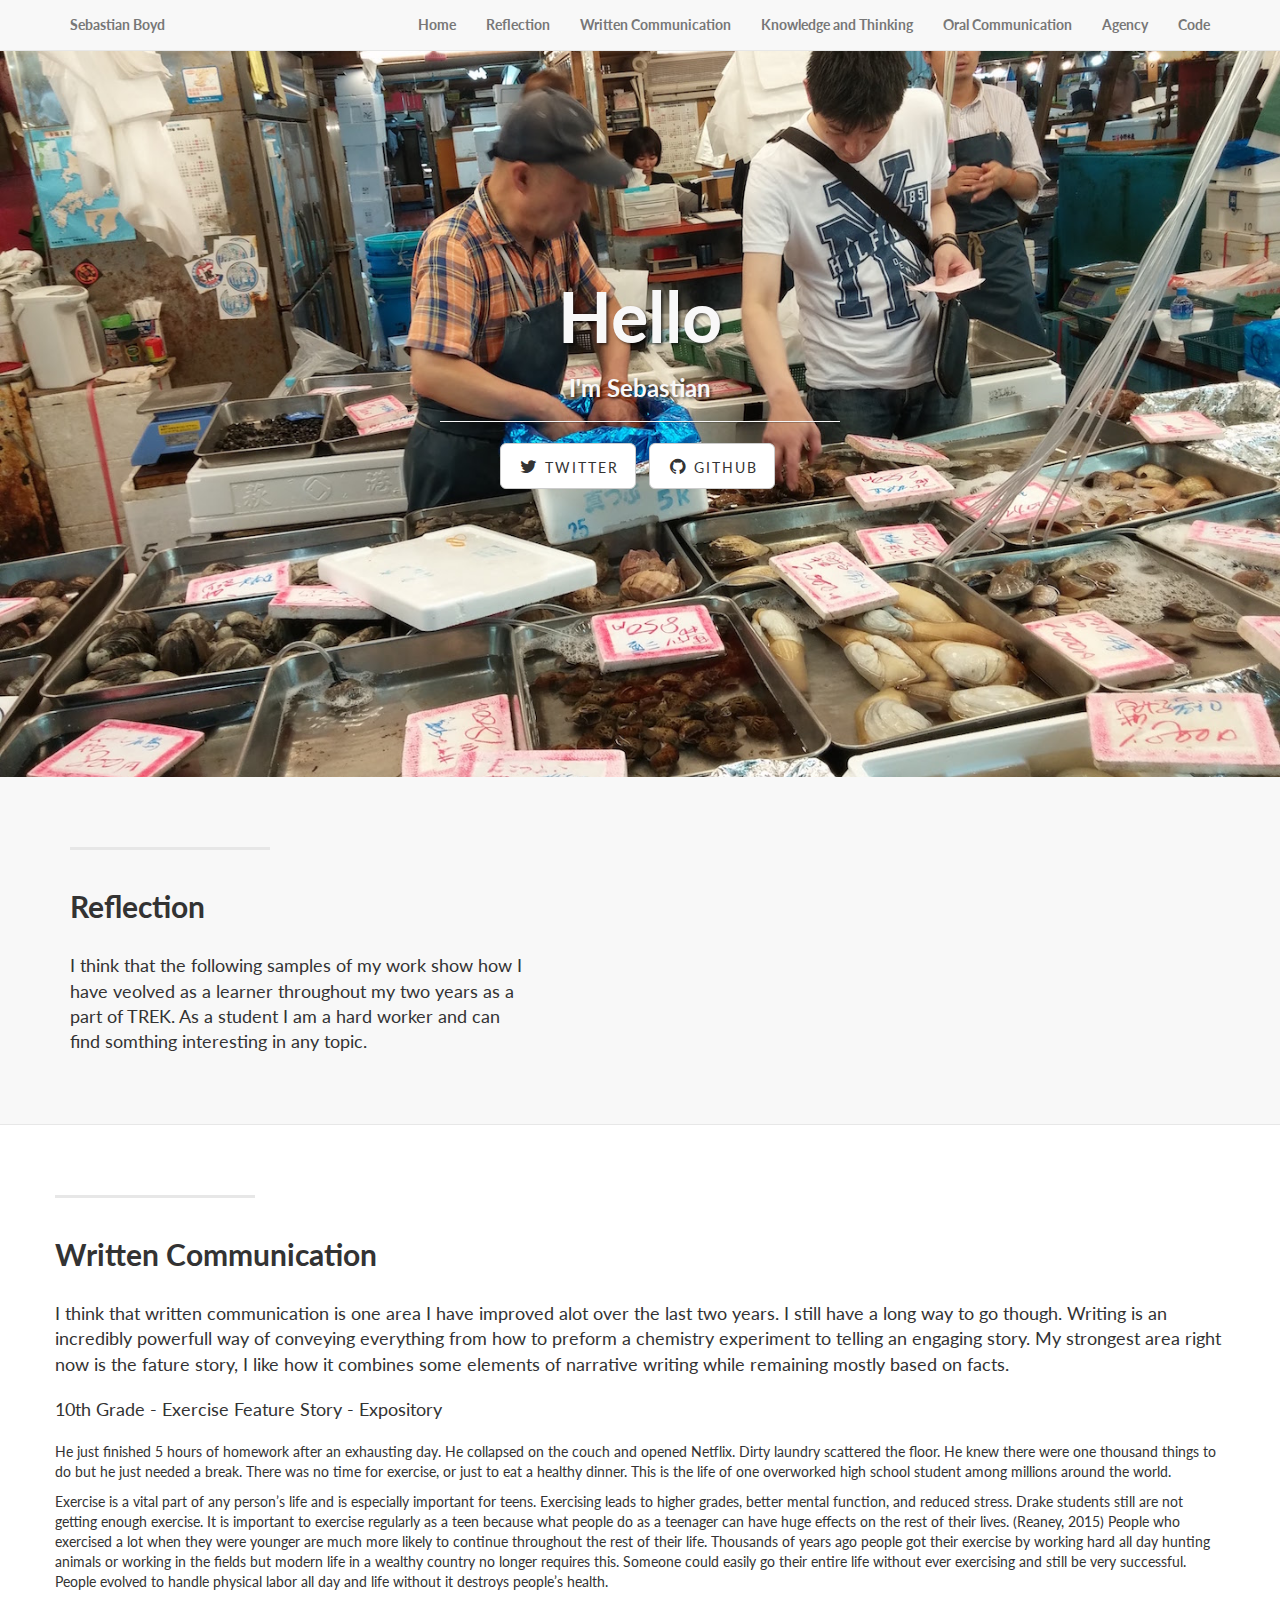
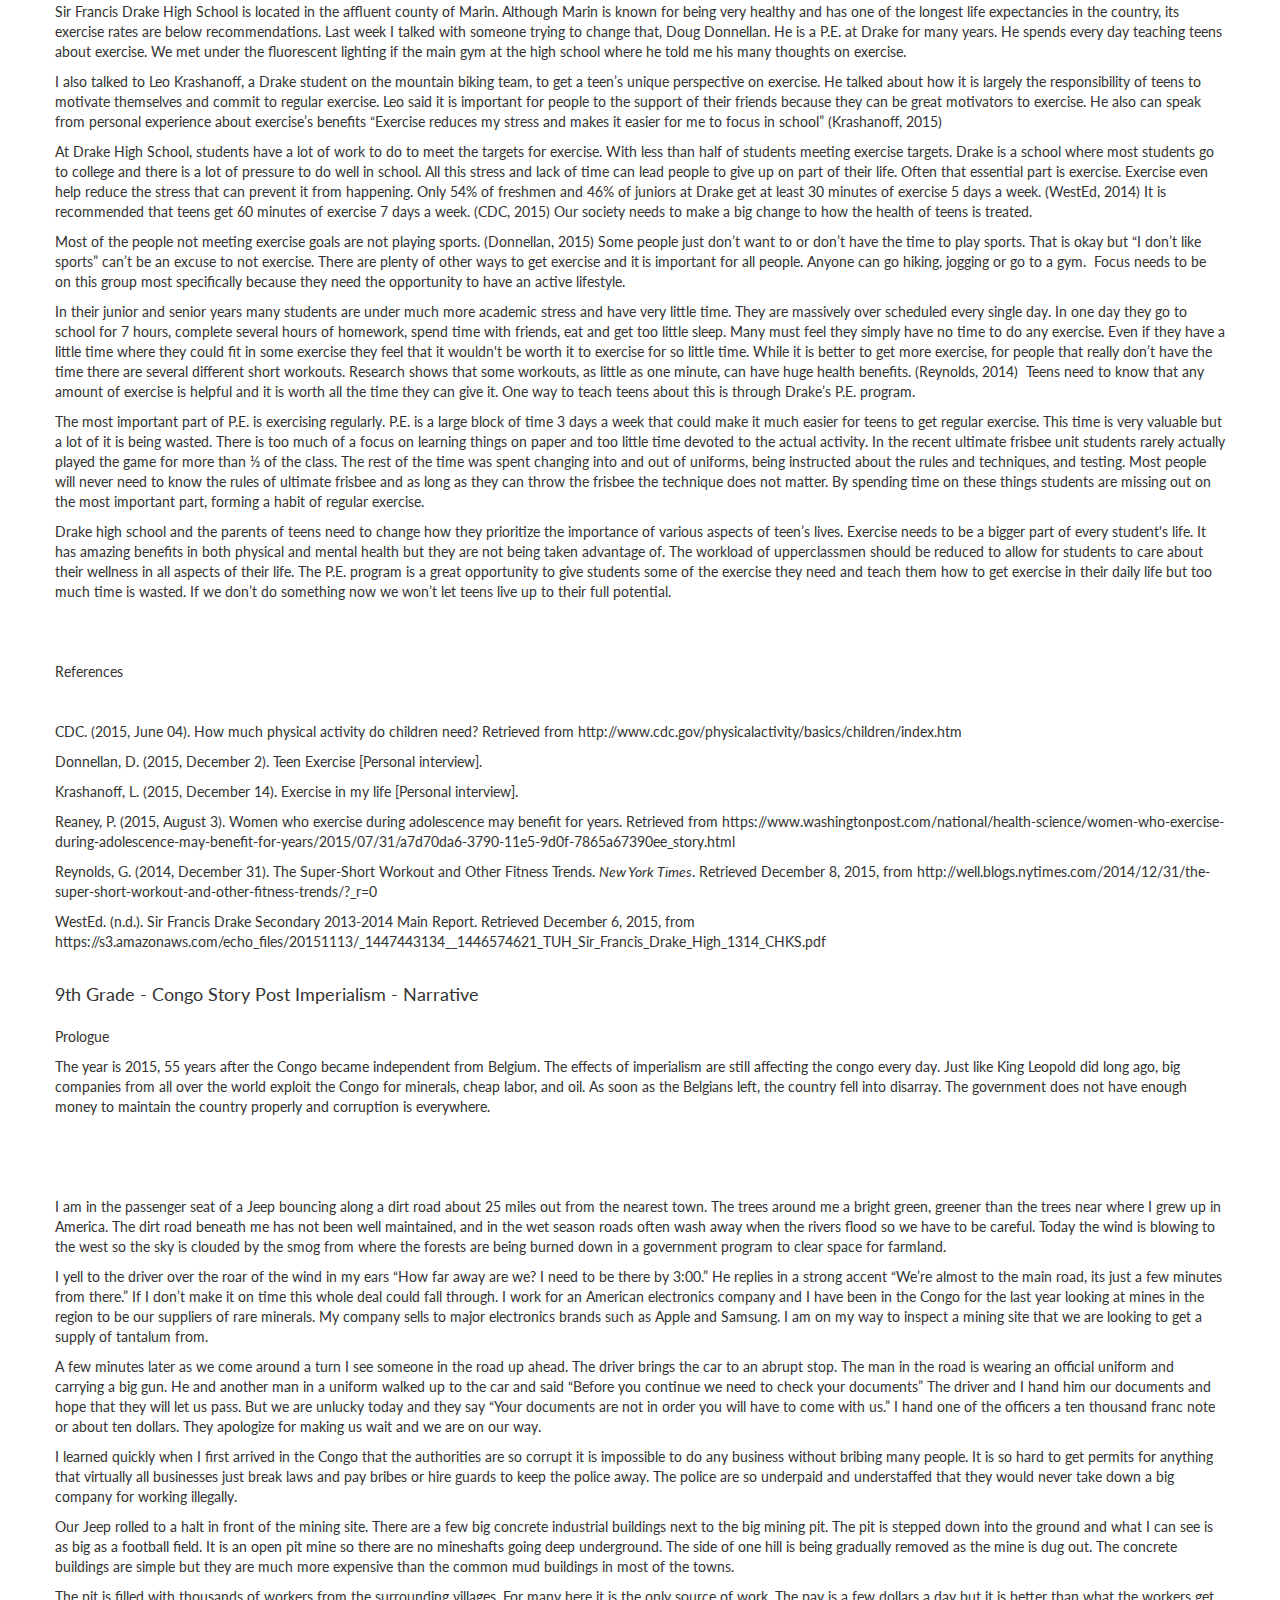
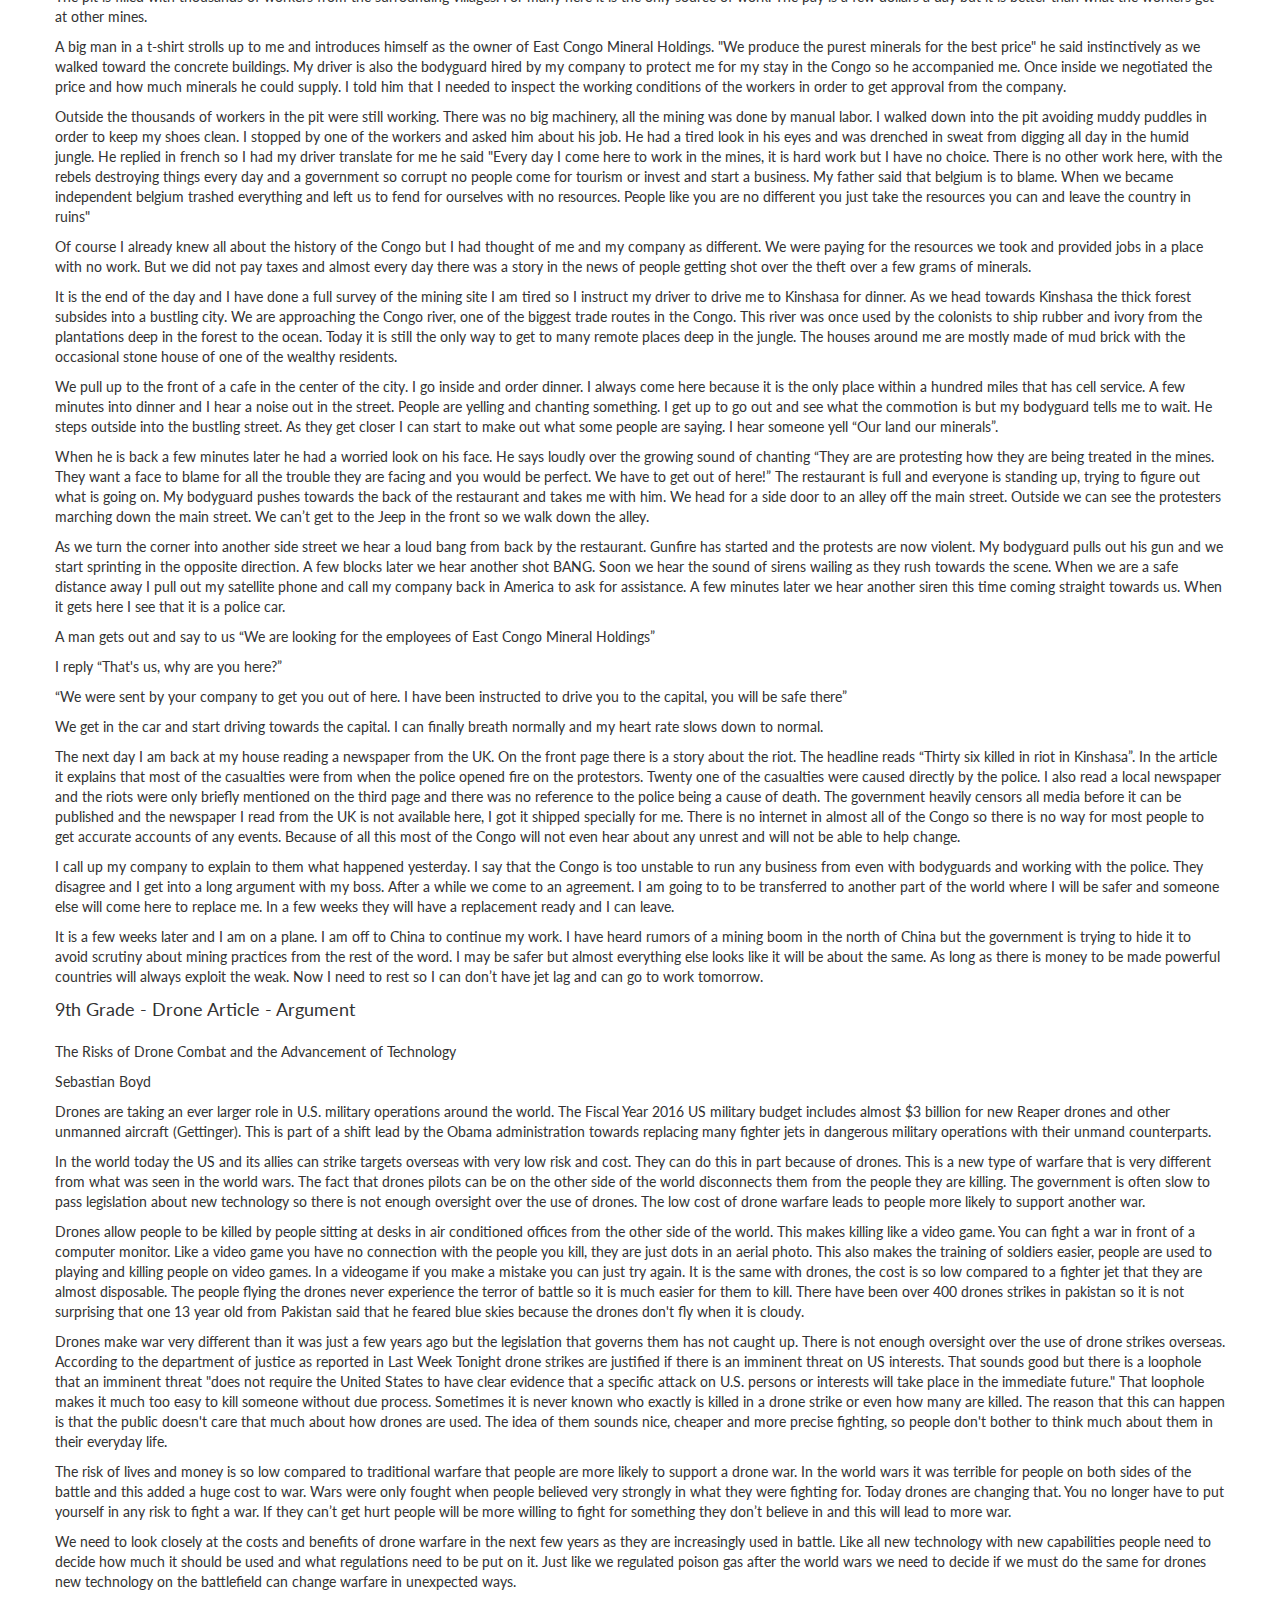
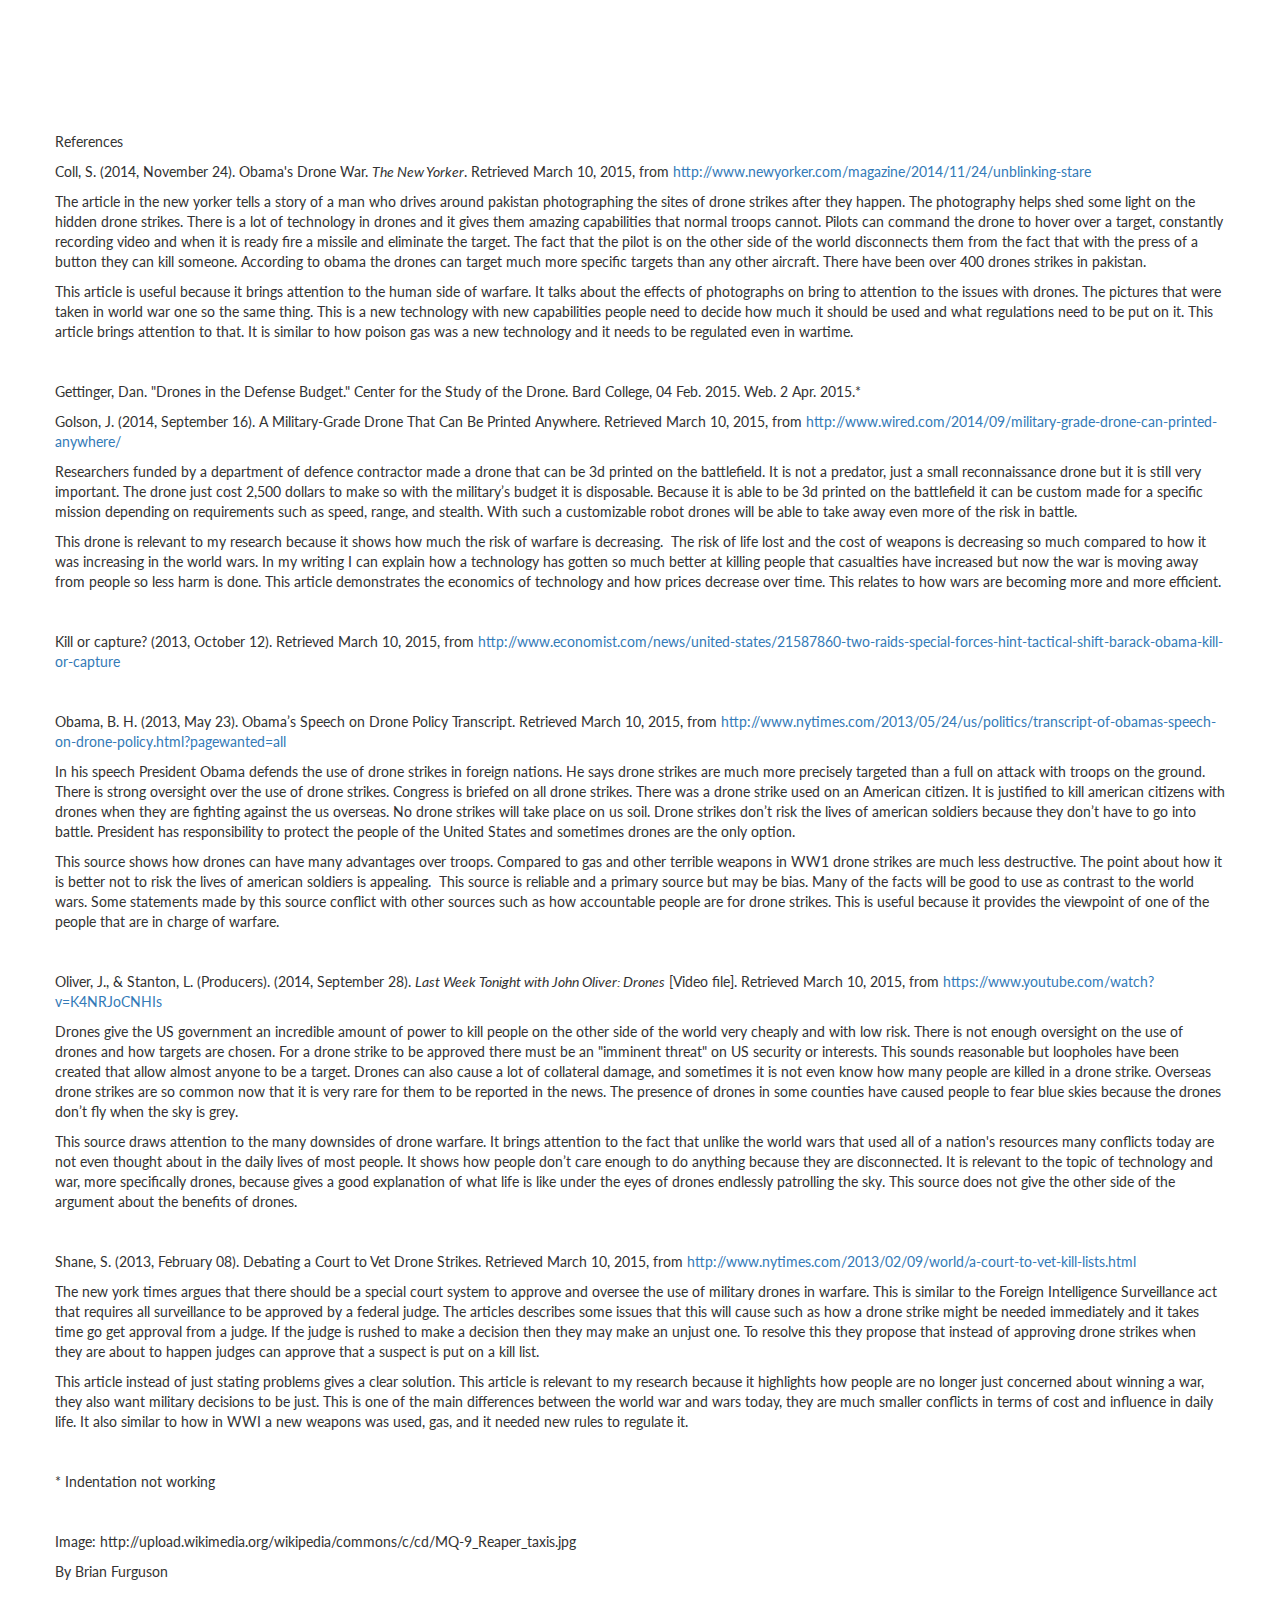
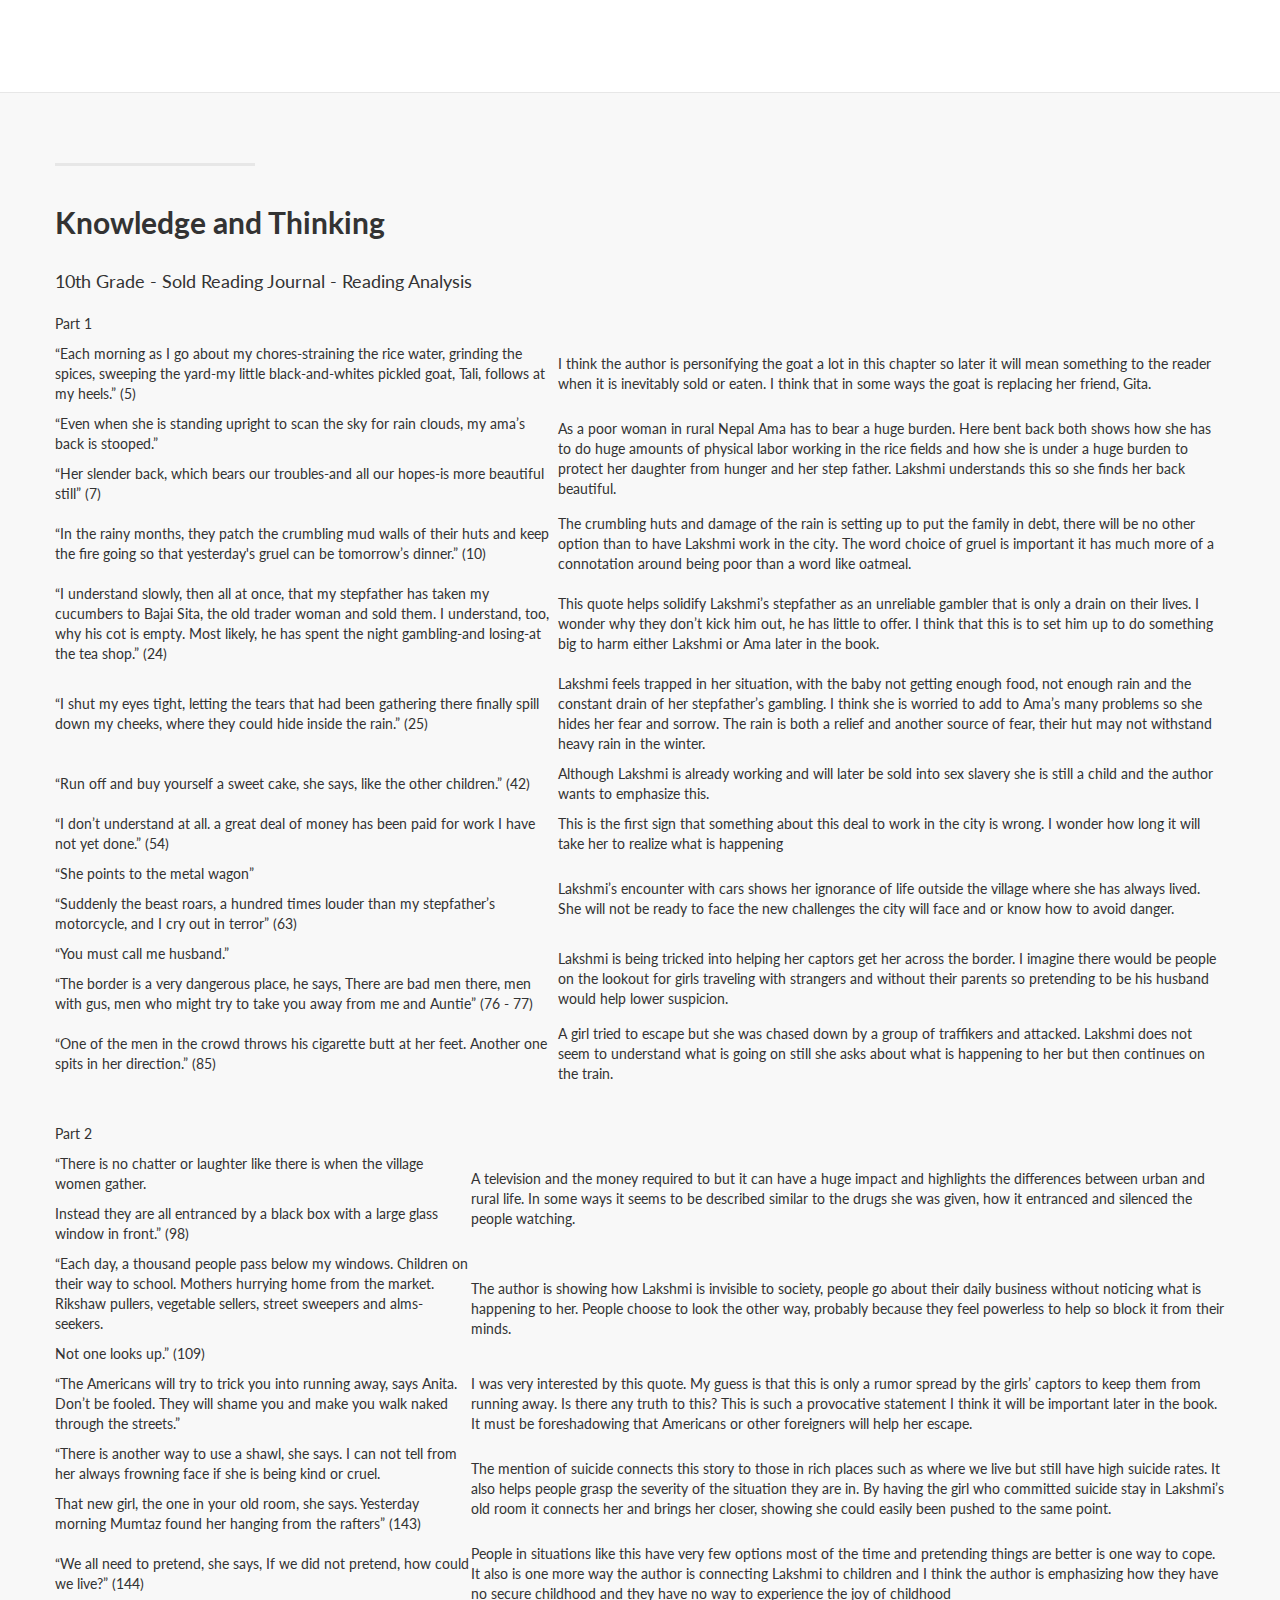
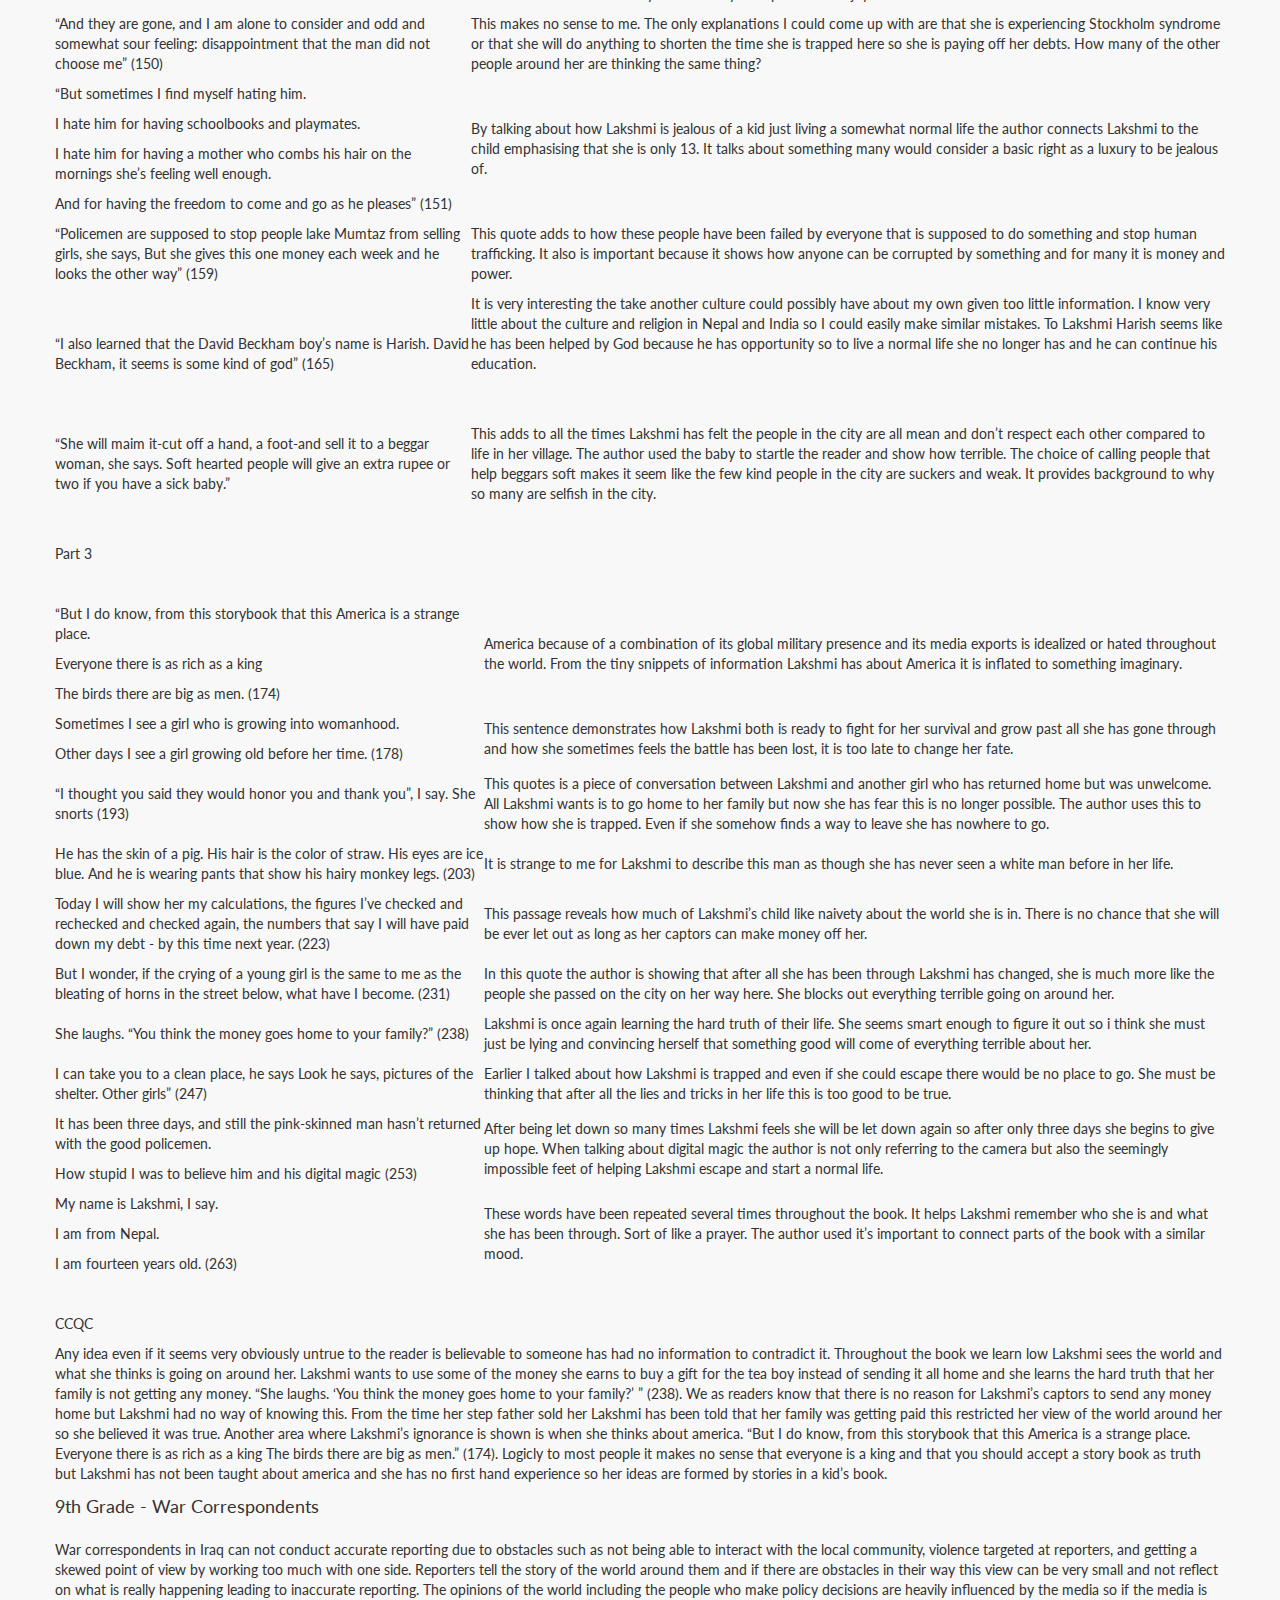
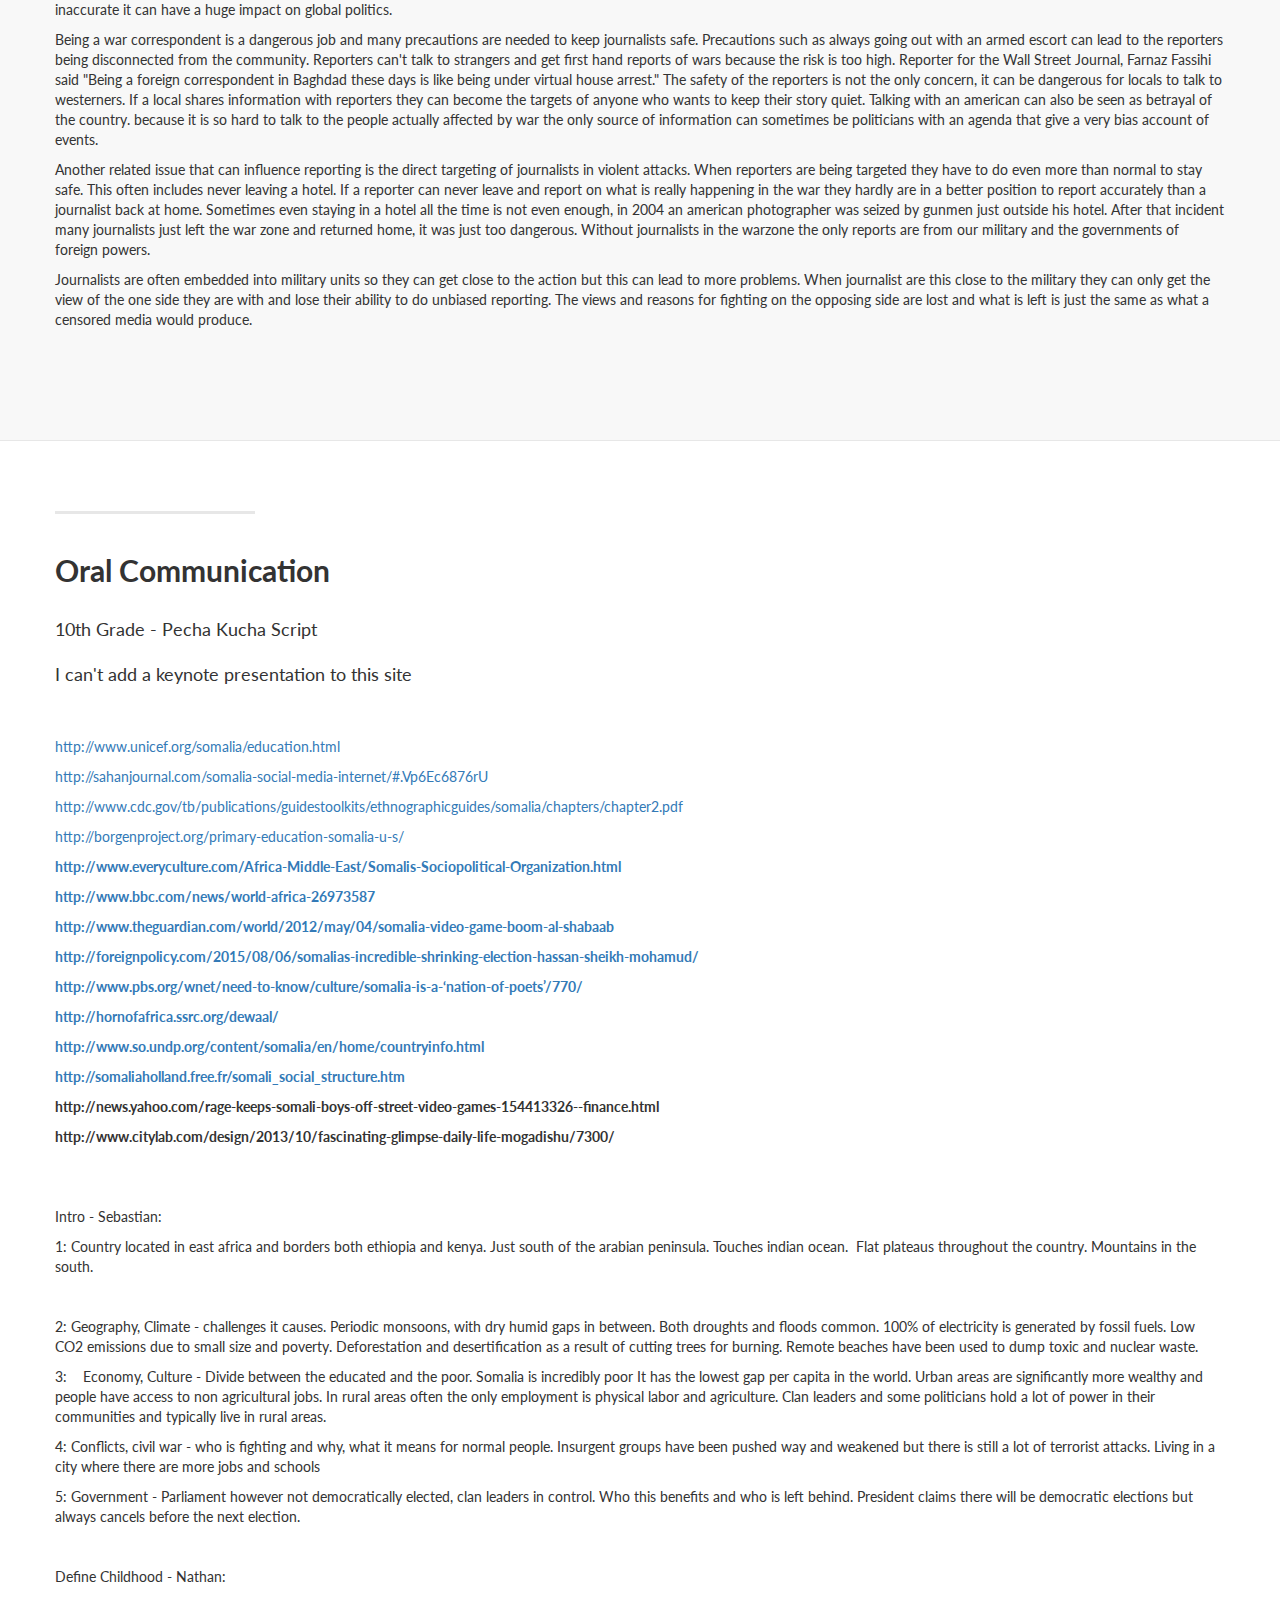
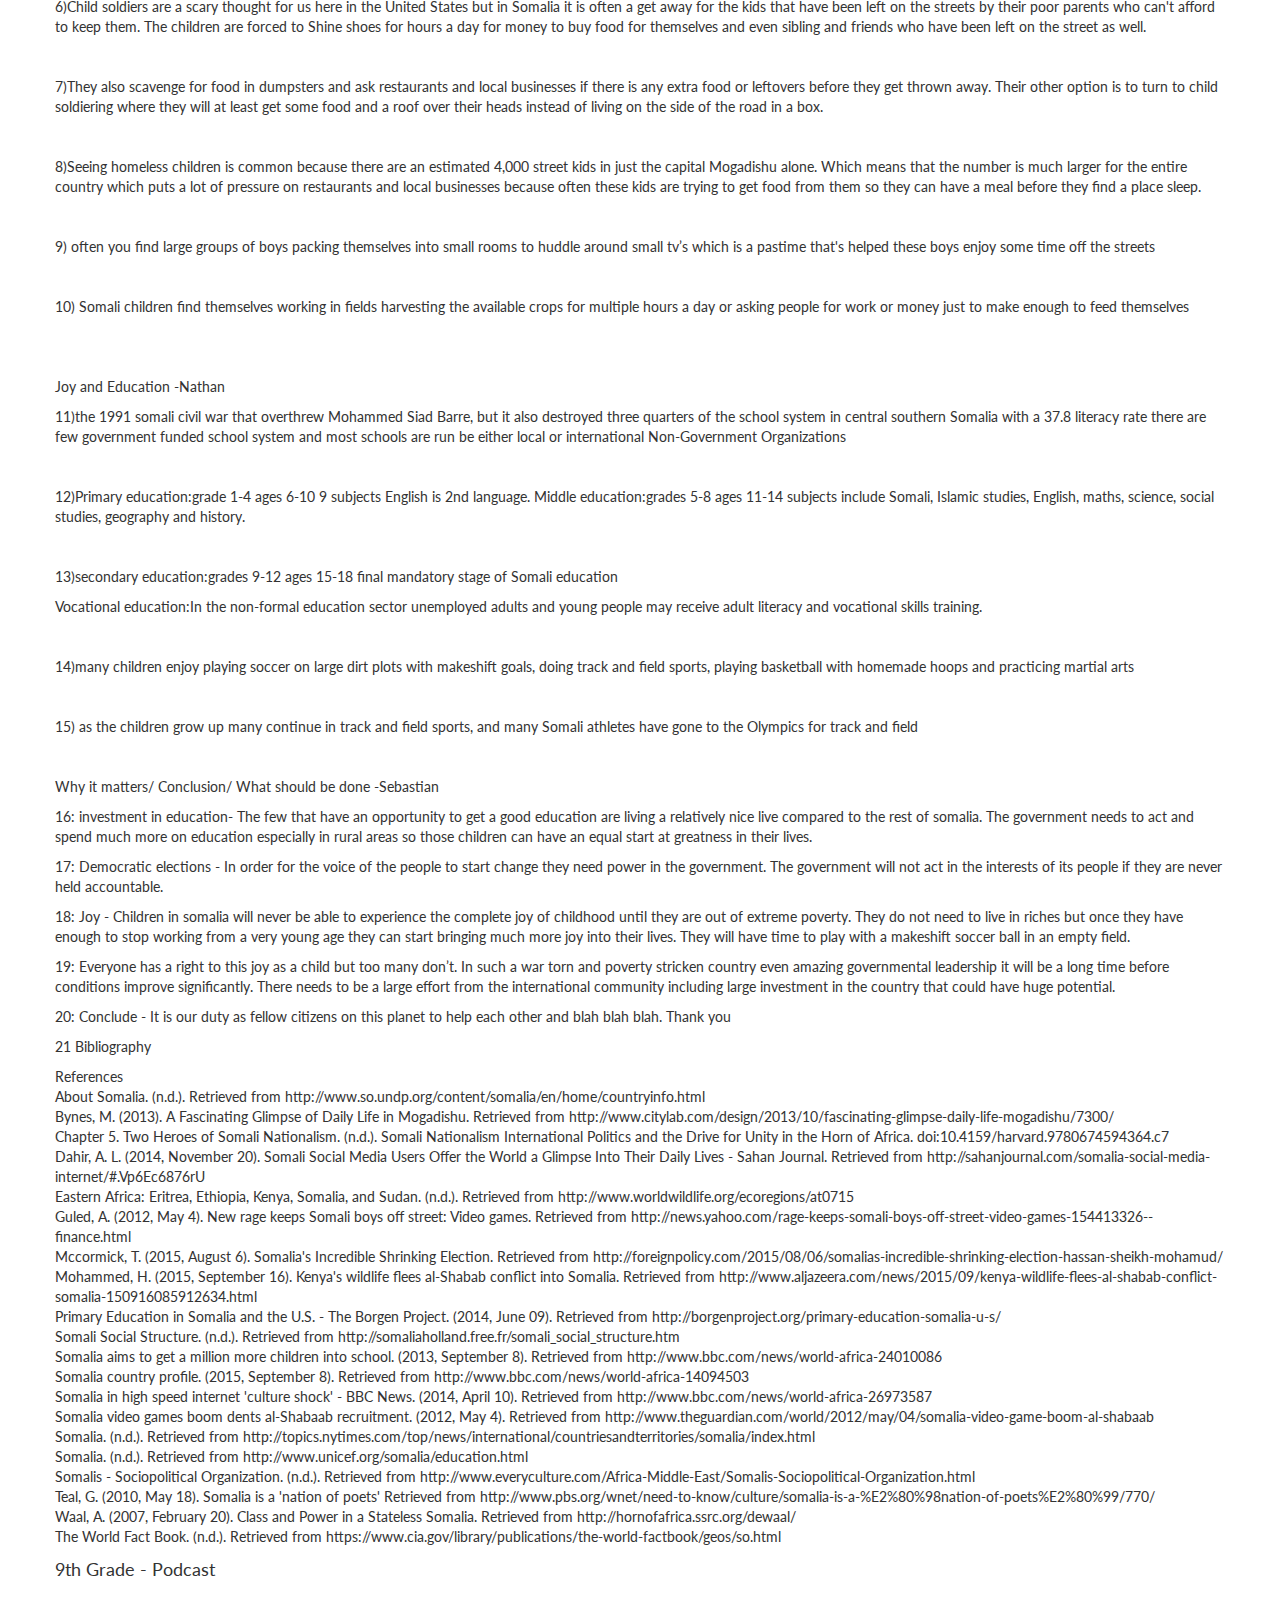
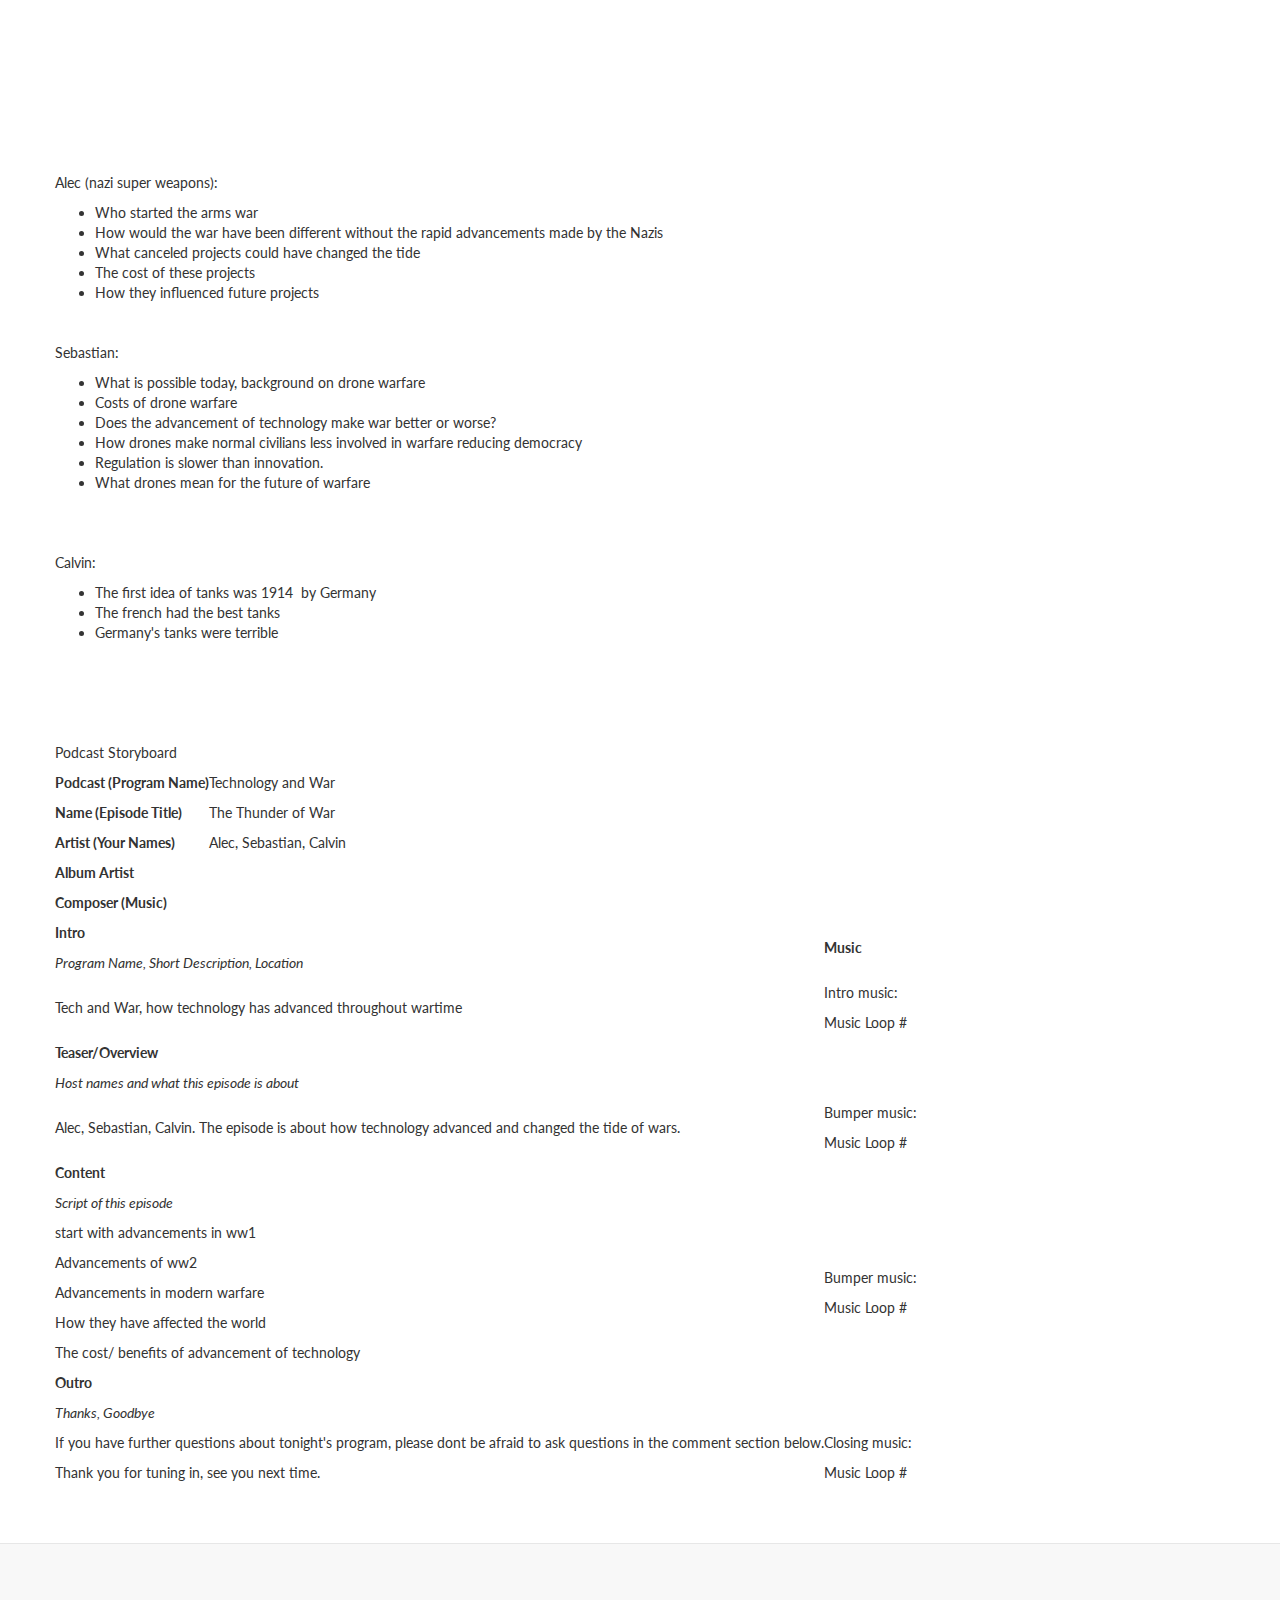
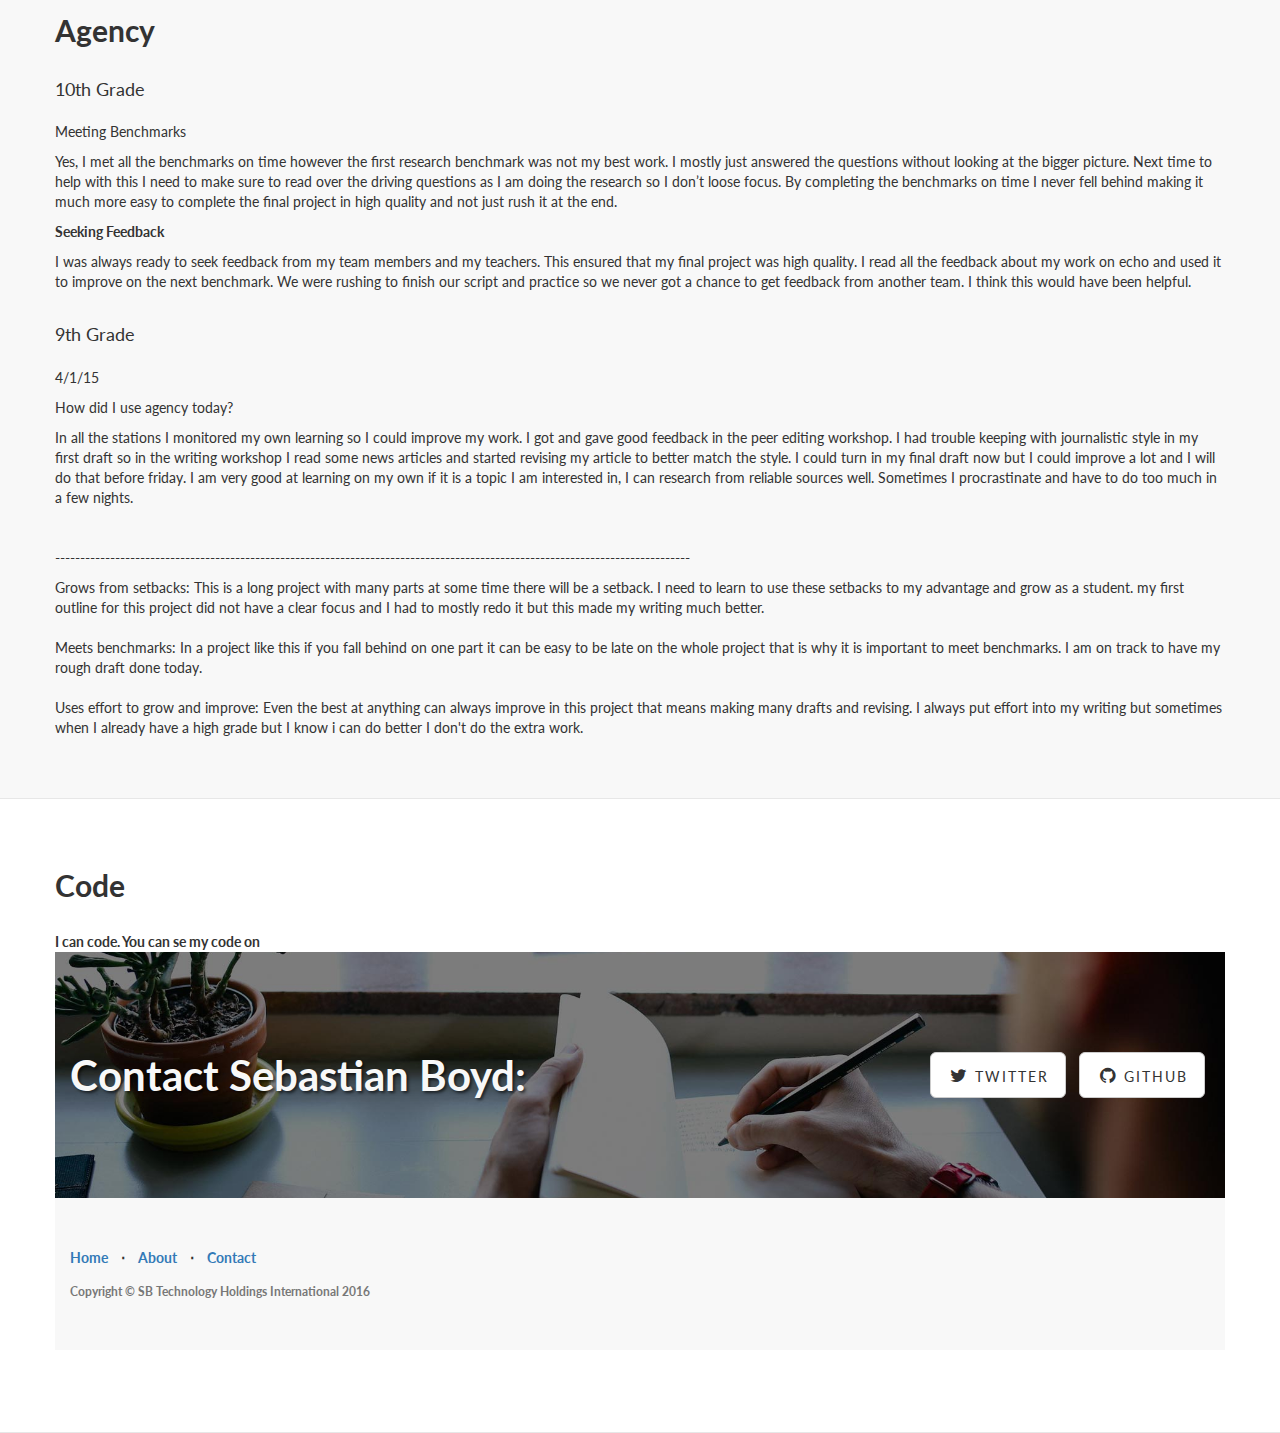
<file: index.html>
<!DOCTYPE html>
<html lang="en">

<head>

    <meta charset="utf-8">
    <meta http-equiv="X-UA-Compatible" content="IE=edge">
    <meta name="viewport" content="width=device-width, initial-scale=1">
    <meta name="description" content="">
    <meta name="author" content="">

    <title>Sebastian Boyd - Portfolio</title>

    <!-- Bootstrap Core CSS -->
    <link href="css/bootstrap.min.css" rel="stylesheet">

    <!-- Custom CSS -->
    <link href="css/landing-page.css" rel="stylesheet">

    <!-- Custom Fonts -->
    <link href="font-awesome/css/font-awesome.min.css" rel="stylesheet" type="text/css">
    <link href="http://fonts.googleapis.com/css?family=Lato:300,400,700,300italic,400italic,700italic" rel="stylesheet" type="text/css">

    <!-- HTML5 Shim and Respond.js IE8 support of HTML5 elements and media queries -->
    <!-- WARNING: Respond.js doesn't work if you view the page via file:// -->
    <!--[if lt IE 9]>
        <script src="https://oss.maxcdn.com/libs/html5shiv/3.7.0/html5shiv.js"></script>
        <script src="https://oss.maxcdn.com/libs/respond.js/1.4.2/respond.min.js"></script>
    <![endif]-->

</head>

<body>

    <!-- Navigation -->
    <nav class="navbar navbar-default navbar-fixed-top topnav" role="navigation">
        <div class="container topnav">
            <!-- Brand and toggle get grouped for better mobile display -->
            <div class="navbar-header">
                <button type="button" class="navbar-toggle" data-toggle="collapse" data-target="#bs-example-navbar-collapse-1">
                    <span class="sr-only">Toggle navigation</span>
                    <span class="icon-bar"></span>
                    <span class="icon-bar"></span>
                    <span class="icon-bar"></span>
                </button>
                <a class="navbar-brand topnav" href="#">Sebastian Boyd</a>
            </div>
            <!-- Collect the nav links, forms, and other content for toggling -->
            <div class="collapse navbar-collapse" id="bs-example-navbar-collapse-1">
                <ul class="nav navbar-nav navbar-right">
                    <li>
                        <a href="#about">Home</a>
                    </li>
                    <li>
                        <a href="#reflection">Reflection</a>
                    </li>
                    <li>
                        <a href="#WrittenCommunication">Written Communication</a>
                    </li>
                    <li>
                        <a href="#KnowledgeAndThinking">Knowledge and Thinking</a>
                    </li>
                    <li>
                        <a href="#OralCommunication">Oral Communication</a>
                    </li>
                    <li>
                        <a href="#Agency">Agency</a>
                    </li>
                    <li>
                        <a href="#code">Code</a>
                    </li>
                </ul>
            </div>
            <!-- /.navbar-collapse -->
        </div>
        <!-- /.container -->
    </nav>


    <!-- Header -->
    <a name="about"></a>
    <div class="intro-header">
        <div class="container">

            <div class="row">
                <div class="col-lg-12">
                    <div class="intro-message">
                        <h1>Hello</h1>
                        <h3>I'm Sebastian</h3>
                        <hr class="intro-divider">
                        <ul class="list-inline intro-social-buttons">
                            <li>
                                <a href="https://twitter.com/elonmusk" class="btn btn-default btn-lg"><i class="fa fa-twitter fa-fw"></i> <span class="network-name">Twitter</span></a>
                            </li>
                            <li>
                                <a href="https://github.com/SebastianBoyd" class="btn btn-default btn-lg"><i class="fa fa-github fa-fw"></i> <span class="network-name">Github</span></a>
                            </li>
                        </ul>
                    </div>
                </div>
            </div>

        </div>
        <!-- /.container -->

    </div>
    <!-- /.intro-header -->

    <!-- Page Content -->

	<a  name=""></a>
    <div class="content-section-a">

        <div class="container">
            <div class="row" id="reflection">
                <div class="col-lg-5 col-sm-6">
                    <hr class="section-heading-spacer">
                    <div class="clearfix"></div>
                    <h2 class="section-heading">Reflection</h2>
                    <p class="lead">I think that the following samples of my work show how I have veolved as a learner throughout my two years as a part of TREK. As a student I am a hard worker and can find somthing interesting in any topic. 
</p>
                </div>
            </div>

        </div>
        <!-- /.container -->

    </div>
    <!-- /.content-section-a -->

    <div class="content-section-b">

        <div class="container">

            <div class="row" id="WrittenCommunication">
                <div class="">
                    <hr class="section-heading-spacer">
                    <div class="clearfix"></div>
                    <h2 class="section-heading">Written Communication</h2>
                    <p class="lead">I think that written communication is one area I have improved alot over the last two years. I still have a long way to go though. Writing is an incredibly powerfull way of conveying everything from how to preform a chemistry experiment to telling an engaging story. My strongest area right now is the fature story, I like how it combines some elements of narrative writing while remaining mostly based on facts.</p>
                    <p class="lead">10th Grade - Exercise Feature Story - Expository</p>
                    <p><span style="font-weight: 400;">He just finished 5 hours of homework after an exhausting day. He collapsed on the couch and opened Netflix. Dirty laundry scattered the floor. He knew there were one thousand things to do but he just needed a break. There was no time for exercise, or just to eat a healthy dinner. This is the life of one overworked high school student among millions around the world.</span></p>
                    <p><span style="font-weight: 400;">Exercise is a vital part of any person&rsquo;s life and is especially important for teens. Exercising leads to higher grades, better mental function, and reduced stress. Drake students still are not getting enough exercise. It is important to exercise regularly as a teen because what people do as a teenager can have huge effects on the rest of their lives. (</span><span style="font-weight: 400;">Reaney</span><span style="font-weight: 400;">, 2015) People who exercised a lot when they were younger are much more likely to continue throughout the rest of their life. Thousands of years ago people got their exercise by working hard all day hunting animals or working in the fields but modern life in a wealthy country no longer requires this. Someone could easily go their entire life without ever exercising and still be very successful. People evolved to handle physical labor all day and life without it destroys people&rsquo;s health. </span></p>
                    <p><span style="font-weight: 400;">Sir Francis Drake High School is located in the affluent county of Marin. Although Marin is known for being very healthy and has one of the longest life expectancies in the country, its exercise rates are below recommendations. Last week I talked with someone trying to change that, Doug Donnellan. He is a P.E. at Drake for many years. He spends every day teaching teens about exercise. We met under the fluorescent lighting if the main gym at the high school where he told me his many thoughts on exercise.</span></p>
                    <p><span style="font-weight: 400;">I also talked to Leo Krashanoff, a Drake student on the mountain biking team, to get a teen&rsquo;s unique perspective on exercise. He talked about how it is largely the responsibility of teens to motivate themselves and commit to regular exercise. Leo said it is important for people to the support of their friends because they can be great motivators to exercise. He also can speak from personal experience about exercise&rsquo;s benefits &ldquo;Exercise reduces my stress and makes it easier for me to focus in school&rdquo; (Krashanoff, 2015)</span></p>
                    <p><span style="font-weight: 400;">At Drake High School, students have a lot of work to do to meet the targets for exercise. With less than half of students meeting exercise targets. Drake is a school where most students go to college and there is a lot of pressure to do well in school. All this stress and lack of time can lead people to give up on part of their life. Often that essential part is exercise. Exercise even help reduce the stress that can prevent it from happening. Only 54% of freshmen and 46% of juniors at Drake get at least 30 minutes of exercise 5 days a week. (WestEd, 2014) It is recommended that teens get 60 minutes of exercise 7 days a week. (CDC, 2015) Our society needs to make a big change to how the health of teens is treated.</span></p>
                    <p><span style="font-weight: 400;">Most of the people not meeting exercise goals are not playing sports. (Donnellan, 2015) Some people just don&rsquo;t want to or don&rsquo;t have the time to play sports. That is okay but &ldquo;I don&rsquo;t like sports&rdquo; can&rsquo;t be an excuse to not exercise. There are plenty of other ways to get exercise and it</span> <span style="font-weight: 400;">is important for all people. Anyone can go hiking, jogging or go to a gym. &nbsp;Focus needs to be on this group most specifically because they need the opportunity to have an active lifestyle.</span></p>
                    <p><span style="font-weight: 400;">In their junior and senior years many students are under much more academic stress and have very little time. They are massively over scheduled every single day. In one day they go to school for 7 hours, complete several hours of homework, spend time with friends, eat and get too little sleep. Many must feel they simply have no time to do any exercise. Even if they have a little time where they could fit in some exercise they feel that it wouldn't be worth it to exercise for so little time. While it is better to get more exercise, for people that really don&rsquo;t have the time there are several different short workouts. Research shows that some workouts, as little as one minute, can have huge health benefits. (Reynolds, 2014) &nbsp;Teens need to know that any amount of exercise is helpful and it is worth all the time they can give it. One way to teach teens about this is through Drake&rsquo;s P.E. program.</span></p>
                    <p><span style="font-weight: 400;">The most important part of P.E. is exercising regularly. P.E. is a large block of time 3 days a week that could make it much easier for teens to get regular exercise. This time is very valuable but a lot of it is being wasted. There is too much of a focus on learning things on paper and too little time devoted to the actual activity. In the recent ultimate frisbee unit students rarely actually played the game for more than ⅓ of the class. The rest of the time was spent changing into and out of uniforms, being instructed about the rules and techniques, and testing. Most people will never need to know the rules of ultimate frisbee and as long as they can throw the frisbee the technique does not matter. By spending time on these things students are missing out on the most important part, forming a habit of regular exercise.</span></p>
                    <p><span style="font-weight: 400;">Drake high school and the parents of teens need to change how they prioritize the importance of various aspects of teen&rsquo;s lives. Exercise needs to be a bigger part of every student's life. It has amazing benefits in both physical and mental health but they are not being taken advantage of. The workload of upperclassmen should be reduced to allow for students to care about their wellness in all aspects of their life. The P.E. program is a great opportunity to give students some of the exercise they need and teach them how to get exercise in their daily life but too much time is wasted. If we don&rsquo;t do something now we won&rsquo;t let teens live up to their full potential.</span></p>
                    <p><strong><strong><br /><br /></strong></strong></p>
                    <p><span style="font-weight: 400;">References</span></p>
                    <p><strong><strong>&nbsp;</strong></strong></p>
                    <p><span style="font-weight: 400;">CDC. (2015, June 04). How much physical activity do children need? Retrieved from http://www.cdc.gov/physicalactivity/basics/children/index.htm</span></p>
                    <p><span style="font-weight: 400;">Donnellan, D. (2015, December 2). Teen Exercise [Personal interview].</span></p>
                    <p><span style="font-weight: 400;">Krashanoff, L. (2015, December 14). Exercise in my life [Personal interview].</span></p>
                    <p><span style="font-weight: 400;">Reaney, P. (2015, August 3). Women who exercise during adolescence may benefit for years. Retrieved from https://www.washingtonpost.com/national/health-science/women-who-exercise-during-adolescence-may-benefit-for-years/2015/07/31/a7d70da6-3790-11e5-9d0f-7865a67390ee_story.html</span></p>
                    <p><span style="font-weight: 400;">Reynolds, G. (2014, December 31). The Super-Short Workout and Other Fitness Trends. </span><em><span style="font-weight: 400;">New York Times</span></em><span style="font-weight: 400;">. Retrieved December 8, 2015, from http://well.blogs.nytimes.com/2014/12/31/the-super-short-workout-and-other-fitness-trends/?_r=0</span></p>
                    <p><span style="font-weight: 400;">WestEd. (n.d.). Sir Francis Drake Secondary 2013-2014 Main Report. Retrieved December 6, 2015, from https://s3.amazonaws.com/echo_files/20151113/_1447443134__1446574621_TUH_Sir_Francis_Drake_High_1314_CHKS.pdf</span></p>
                    <br />
                    <p class="lead">9th Grade - Congo Story Post Imperialism - Narrative</p>
                    <p><span style="font-weight: 400;">Prologue</span></p>
                    <p><span style="font-weight: 400;">The year is 2015, 55 years after the Congo became independent from Belgium. The effects of imperialism are still affecting the congo every day. Just like King Leopold did long ago, big companies from all over the world exploit the Congo for minerals, cheap labor, and oil. As soon as the Belgians left, the country fell into disarray. The government does not have enough money to maintain the country properly and corruption is everywhere.</span></p>
                    <p><strong><strong><br /><br /><br /></strong></strong></p>
                    <p><span style="font-weight: 400;">I am in the passenger seat of a Jeep bouncing along a dirt road about 25 miles out from the nearest town. The trees around me a bright green, greener than the trees near where I grew up in America. The dirt road beneath me has not been well maintained, and in the wet season roads often wash away when the rivers flood so we have to be careful. Today the wind is blowing to the west so the sky is clouded by the smog from where the forests are being burned down in a government program to clear space for farmland. </span></p>
                    <p><span style="font-weight: 400;">I yell to the driver over the roar of the wind in my ears &ldquo;How far away are we? I need to be there by 3:00.&rdquo; He replies in a strong accent &ldquo;We&rsquo;re almost to the main road, its just a few minutes from there.&rdquo; If I don&rsquo;t make it on time this whole deal could fall through. I work for an American electronics company and I have been in the Congo for the last year looking at mines in the region to be our suppliers of rare minerals. My company sells to major electronics brands such as Apple and Samsung. I am on my way to inspect a mining site that we are looking to get a supply of </span><span style="font-weight: 400;">tantalum</span><span style="font-weight: 400;"> from.</span></p>
                    <p><span style="font-weight: 400;">A few minutes later as we come around a turn I see someone in the road up ahead. The driver brings the car to an abrupt stop. The man in the road is wearing an official uniform and carrying a big gun. He and another man in a uniform walked up to the car and said &ldquo;Before you continue we need to check your documents&rdquo; The driver and I hand him our documents and hope that they will let us pass. But we are unlucky today and they say &ldquo;Your documents are not in order you will have to come with us.&rdquo; I hand one of the officers a ten thousand franc note or about ten dollars. They apologize for making us wait and we are on our way. </span></p>
                    <p><span style="font-weight: 400;">I learned quickly when I first arrived in the Congo that the authorities are so corrupt it is impossible to do any business without bribing many people. It is so hard to get permits for anything that virtually all businesses just break laws and pay bribes or hire guards to keep the police away. The police are so underpaid and understaffed that they would never take down a big company for working illegally.</span></p>
                    <p><span style="font-weight: 400;">Our Jeep rolled to a halt in front of the mining site. There are a few big concrete industrial buildings next to the big mining pit. The pit is stepped down into the ground and what I can see is as big as a football field. It is an open pit mine so there are no mineshafts going deep underground. The side of one hill is being gradually removed as the mine is dug out. The concrete buildings are simple but they are much more expensive than the common mud buildings in most of the towns.</span></p>
                    <p><span style="font-weight: 400;">The pit is filled with thousands of workers from the surrounding villages. For many here it is the only source of work. The pay is a few dollars a day but it is better than what the workers get at other mines. </span></p>
                    <p><span style="font-weight: 400;">A big man in a t-shirt strolls up to me and introduces himself as the owner of East Congo Mineral Holdings. "We produce the purest minerals for the best price" he said instinctively as we walked toward the concrete buildings. My driver is also the bodyguard hired by my company to protect me for my stay in the Congo so he accompanied me. Once inside we negotiated the price and how much minerals he could supply. I told him that I needed to inspect the working conditions of the workers in order to get approval from the company.</span></p>
                    <p><span style="font-weight: 400;">Outside the thousands of workers in the pit were still working. There was no big machinery, all the mining was done by manual labor. I walked down into the pit avoiding muddy puddles in order to keep my shoes clean. I stopped by one of the workers and asked him about his job. He had a tired look in his eyes and was drenched in sweat from digging all day in the humid jungle. He replied in french so I had my driver translate for me he said "Every day I come here to work in the mines, it is hard work but I have no choice. There is no other work here, with the rebels destroying things every day and a government so corrupt no people come for tourism or invest and start a business. My father said that belgium is to blame. When we became independent belgium trashed everything and left us to fend for ourselves with no resources. People like you are no different you just take the resources you can and leave the country in ruins" </span></p>
                    <p><span style="font-weight: 400;">Of course I already knew all about the history of the Congo but I had thought of me and my company as different. We were paying for the resources we took and provided jobs in a place with no work. But we did not pay taxes and almost every day there was a story in the news of people getting shot over the theft over a few grams of minerals. </span></p>
                    <p><span style="font-weight: 400;"> It is the end of the day and I have done a full survey of the mining site I am tired so I instruct my driver to drive me to </span><span style="font-weight: 400;">Kinshasa</span><span style="font-weight: 400;"> for dinner. As we head towards </span><span style="font-weight: 400;">Kinshasa</span><span style="font-weight: 400;"> the thick forest subsides into a bustling city. We are approaching the Congo river, one of the biggest trade routes in the Congo. This river was once used by the colonists to ship rubber and ivory from the plantations deep in the forest to the ocean. Today it is still the only way to get to many remote places deep in the jungle. The houses around me are mostly made of mud brick with the occasional stone house of one of the wealthy residents. </span></p>
                    <p><span style="font-weight: 400;">We pull up to the front of a cafe in the center of the city. I go inside and order dinner. I always come here because it is the only place within a hundred miles that has cell service. A few minutes into dinner and I hear a noise out in the street. People are yelling and chanting something. I get up to go out and see what the commotion is but my bodyguard tells me to wait. He steps outside into the bustling street. As they get closer I can start to make out what some people are saying. I hear someone yell &ldquo;Our land our minerals&rdquo;. </span></p>
                    <p><span style="font-weight: 400;">When he is back a few minutes later he had a worried look on his face. He says loudly over the growing sound of chanting &ldquo;They are are protesting how they are being treated in the mines. They want a face to blame for all the trouble they are facing and you would be perfect. We have to get out of here!&rdquo; The restaurant is full and everyone is standing up, trying to figure out what is going on. My bodyguard pushes towards the back of the restaurant and takes me with him. We head for a side door to an alley off the main street. Outside we can see the protesters marching down the main street. We can&rsquo;t get to the Jeep in the front so we walk down the alley. </span></p>
                    <p><span style="font-weight: 400;">As we turn the corner into another side street we hear a loud bang from back by the restaurant. Gunfire has started and the protests are now violent. My bodyguard pulls out his gun and we start sprinting in the opposite direction. A few blocks later we hear another shot BANG. Soon we hear the sound of sirens wailing as they rush towards the scene. When we are a safe distance away I pull out my satellite phone and call my company back in America to ask for assistance. A few minutes later we hear another siren this time coming straight towards us. When it gets here I see that it is a police car. </span></p>
                    <p><span style="font-weight: 400;">A man gets out and say to us &ldquo;We are looking for the employees of East Congo Mineral Holdings&rdquo;</span></p>
                    <p><span style="font-weight: 400;">I reply &ldquo;That's us, why are you here?&rdquo;</span></p>
                    <p><span style="font-weight: 400;">&ldquo;We were sent by your company to get you out of here. I have been instructed to drive you to the capital, you will be safe there&rdquo;</span></p>
                    <p><span style="font-weight: 400;">We get in the car and start driving towards the capital. I can finally breath normally and my heart rate slows down to normal.</span></p>
                    <p><span style="font-weight: 400;">The next day I am back at my house reading a newspaper from the UK. On the front page there is a story about the riot. The headline reads &ldquo;Thirty six killed in riot in </span><span style="font-weight: 400;">Kinshasa</span><span style="font-weight: 400;">&rdquo;. In the article it explains that most of the casualties were from when the police opened fire on the protestors. Twenty one of the casualties were caused directly by the police. I also read a local newspaper and the riots were only briefly mentioned on the third page and there was no reference to the police being a cause of death. The government heavily censors all media before it can be published and the newspaper I read from the UK is not available here, I got it shipped specially for me. There is no internet in almost all of the Congo so there is no way for most people to get accurate accounts of any events. Because of all this most of the Congo will not even hear about any unrest and will not be able to help change.</span></p>
                    <p><span style="font-weight: 400;">I call up my company to explain to them what happened yesterday. I say that the Congo is too unstable to run any business from even with bodyguards and working with the police. They disagree and I get into a long argument with my boss. After a while we come to an agreement. I am going to to be transferred to another part of the world where I will be safer and someone else will come here to replace me. In a few weeks they will have a replacement ready and I can leave.</span></p>
                    <p><strong><span style="font-weight: 400;">It is a few weeks later and I am on a plane. I am off to China to continue my work. I have heard rumors of a mining boom in the north of China but the government is trying to hide it to avoid scrutiny about mining practices from the rest of the word. I may be safer but almost everything else looks like it will be about the same. As long as there is money to be made powerful countries will always exploit the weak. Now I need to rest so I can don&rsquo;t have jet lag and can go to work tomorrow. </span></strong></p>
                    <p class="lead">9th Grade - Drone Article - Argument</p>
                    <p><span style="font-weight: 400;">The Risks of Drone Combat and the Advancement of Technology</span></p>
		<p><span style="font-weight: 400;">Sebastian Boyd</span></p>
		<p><span style="font-weight: 400;">Drones are taking an ever larger role in U.S. military operations around the world. The Fiscal Year 2016 US military budget includes almost $3 billion for new Reaper drones and other unmanned aircraft (Gettinger). This is part of a shift lead by the Obama administration towards replacing many fighter jets in dangerous military operations with their unmand counterparts. </span></p>
		<p><span style="font-weight: 400;">In the world today the US and its allies can strike targets overseas with very low risk and cost. They can do this in part because of drones. This is a new type of warfare that is very different from what was seen in the world wars. The fact that drones pilots can be on the other side of the world disconnects them from the people they are killing. The government is often slow to pass legislation about new technology so there is not enough oversight over the use of drones. The low cost of drone warfare leads to people more likely to support another war.</span></p>
		<p><span style="font-weight: 400;">Drones allow people to be killed by people sitting at desks in air conditioned offices from the other side of the world. This makes killing like a video game. You can fight a war in front of a computer monitor. Like a video game you have no connection with the people you kill, they are just dots in an aerial photo. This also makes the training of soldiers easier, people are used to playing and killing people on video games. In a videogame if you make a mistake you can just try again. It is the same with drones, the cost is so low compared to a fighter jet that they are almost disposable. The people flying the drones never experience the terror of battle so it is much easier for them to kill. There have been over 400 drones strikes in pakistan so it is not surprising that one 13 year old from Pakistan said that he feared blue skies because the drones don't fly when it is cloudy.</span></p>
		<p><span style="font-weight: 400;">Drones make war very different than it was just a few years ago but the legislation that governs them has not caught up. There is not enough oversight over the use of drone strikes overseas. According to the department of justice as reported in Last Week Tonight drone strikes are justified if there is an imminent threat on US interests. That sounds good but there is a loophole that an imminent threat "does not require the United States to have clear evidence that a specific attack on U.S. persons or interests will take place in the immediate future." That loophole makes it much too easy to kill someone without due process. Sometimes it is never known who exactly is killed in a drone strike or even how many are killed. The reason that this can happen is that the public doesn't care that much about how drones are used. The idea of them sounds nice, cheaper and more precise fighting, so people don't bother to think much about them in their everyday life.</span></p>
		<p><span style="font-weight: 400;">The risk of lives and money is so low compared to traditional warfare that people are more likely to support a drone war. In the world wars it was terrible for people on both sides of the battle and this added a huge cost to war. Wars were only fought when people believed very strongly in what they were fighting for. Today drones are changing that. You no longer have to put yourself in any risk to fight a war. If they can&rsquo;t get hurt people will be more willing to fight for something they don&rsquo;t believe in and this will lead to more war. </span></p>
		<p><span style="font-weight: 400;">We need to look closely at the costs and benefits of drone warfare in the next few years as they are increasingly used in battle. Like all new technology with new capabilities people need to decide how much it should be used and what regulations need to be put on it. Just like we regulated poison gas after the world wars we need to decide if we must do the same for drones new technology on the battlefield can change warfare in unexpected ways.</span></p>
		<p><strong><strong><br /><br /><br /><br /><br /><br /></strong></strong></p>
		<p><span style="font-weight: 400;">References</span></p>
		<p><span style="font-weight: 400;">Coll, S. (2014, November 24). Obama's Drone War. </span><em><span style="font-weight: 400;">The New Yorker</span></em><span style="font-weight: 400;">. Retrieved March 10, 2015, from </span><a href="http://www.newyorker.com/magazine/2014/11/24/unblinking-stare"><span style="font-weight: 400;">http://www.newyorker.com/magazine/2014/11/24/unblinking-stare</span></a></p>
		<p><span style="font-weight: 400;">The article in the new yorker tells a story of a man who drives around pakistan photographing the sites of drone strikes after they happen. The photography helps shed some light on the hidden drone strikes. There is a lot of technology in drones and it gives them amazing capabilities that normal troops cannot. Pilots can command the drone to hover over a target, constantly recording video and when it is ready fire a missile and eliminate the target. The fact that the pilot is on the other side of the world disconnects them from the fact that with the press of a button they can kill someone. According to obama the drones can target much more specific targets than any other aircraft. There have been over 400 drones strikes in pakistan.</span></p>
		<p><span style="font-weight: 400;">This article is useful because it brings attention to the human side of warfare. It talks about the effects of photographs on bring to attention to the issues with drones. The pictures that were taken in world war one so the same thing. This is a new technology with new capabilities people need to decide how much it should be used and what regulations need to be put on it. This article brings attention to that. It is similar to how poison gas was a new technology and it needs to be regulated even in wartime.</span></p>
		<p><strong><strong>&nbsp;</strong></strong></p>
		<p><span style="font-weight: 400;">Gettinger, Dan. "Drones in the Defense Budget." Center for the Study of the Drone. Bard College, 04 Feb. 2015. Web. 2 Apr. 2015.*</span></p>
		<p><span style="font-weight: 400;">Golson, J. (2014, September 16). A Military-Grade Drone That Can Be Printed Anywhere. Retrieved March 10, 2015, from </span><a href="http://www.wired.com/2014/09/military-grade-drone-can-printed-anywhere/"><span style="font-weight: 400;">http://www.wired.com/2014/09/military-grade-drone-can-printed-anywhere/</span></a></p>
		<p><span style="font-weight: 400;">Researchers funded by a department of defence contractor made a drone that can be 3d printed on the battlefield. It is not a predator, just a small reconnaissance drone but it is still very important. The drone just cost 2,500 dollars to make so with the military&rsquo;s budget it is disposable. Because it is able to be 3d printed on the battlefield it can be custom made for a specific mission depending on requirements such as speed, range, and stealth. With such a customizable robot drones will be able to take away even more of the risk in battle. </span></p>
		<p><span style="font-weight: 400;">This drone is relevant to my research because it shows how much the risk of warfare is decreasing. &nbsp;The risk of life lost and the cost of weapons is decreasing so much compared to how it was increasing in the world wars. In my writing I can explain how a technology has gotten so much better at killing people that casualties have increased but now the war is moving away from people so less harm is done. This article demonstrates the economics of technology and how prices decrease over time. This relates to how wars are becoming more and more efficient. </span></p>
		<p><strong><strong>&nbsp;</strong></strong></p>
		<p><span style="font-weight: 400;">Kill or capture? (2013, October 12). Retrieved March 10, 2015, from </span><a href="http://www.economist.com/news/united-states/21587860-two-raids-special-forces-hint-tactical-shift-barack-obama-kill-or-capture"><span style="font-weight: 400;">http://www.economist.com/news/united-states/21587860-two-raids-special-forces-hint-tactical-shift-barack-obama-kill-or-capture</span></a></p>
		<p><strong><strong>&nbsp;</strong></strong></p>
		<p><span style="font-weight: 400;">Obama, B. H. (2013, May 23). Obama&rsquo;s Speech on Drone Policy Transcript. Retrieved March 10, 2015, from </span><a href="http://www.nytimes.com/2013/05/24/us/politics/transcript-of-obamas-speech-on-drone-policy.html?pagewanted=all"><span style="font-weight: 400;">http://www.nytimes.com/2013/05/24/us/politics/transcript-of-obamas-speech-on-drone-policy.html?pagewanted=all</span></a></p>
		<p><span style="font-weight: 400;">In his speech President Obama defends the use of drone strikes in foreign nations. He says drone strikes are much more precisely targeted than a full on attack with troops on the ground. There is strong oversight over the use of drone strikes. Congress is briefed on all drone strikes. There was a drone strike used on an American citizen. It is justified to kill american citizens with drones when they are fighting against the us overseas. No drone strikes will take place on us soil. Drone strikes don&rsquo;t risk the lives of american soldiers because they don&rsquo;t have to go into battle. President has responsibility to protect the people of the United States and sometimes drones are the only option.</span></p>
		<p><span style="font-weight: 400;">This source shows how drones can have many advantages over troops. Compared to gas and other terrible weapons in WW1 drone strikes are much less destructive. The point about how it is better not to risk the lives of american soldiers is appealing. &nbsp;This source is reliable and a primary source but may be bias. Many of the facts will be good to use as contrast to the world wars. Some statements made by this source conflict with other sources such as how accountable people are for drone strikes. This is useful because it provides the viewpoint of one of the people that are in charge of warfare.</span></p>
		<p><strong><strong>&nbsp;</strong></strong></p>
		<p><span style="font-weight: 400;">Oliver, J., &amp; Stanton, L. (Producers). (2014, September 28). </span><em><span style="font-weight: 400;">Last Week Tonight with John Oliver: Drones</span></em><span style="font-weight: 400;"> [Video file]. Retrieved March 10, 2015, from </span><a href="https://www.youtube.com/watch?v=K4NRJoCNHIs"><span style="font-weight: 400;">https://www.youtube.com/watch?v=K4NRJoCNHIs</span></a></p>
		<p><span style="font-weight: 400;">Drones give the US government an incredible amount of power to kill people on the other side of the world very cheaply and with low risk. There is not enough oversight on the use of drones and how targets are chosen. For a drone strike to be approved there must be an "imminent threat" on US security or interests. This sounds reasonable but loopholes have been created that allow almost anyone to be a target. Drones can also cause a lot of collateral damage, and sometimes it is not even know how many people are killed in a drone strike. Overseas drone strikes are so common now that it is very rare for them to be reported in the news. The presence of drones in some counties have caused people to fear blue skies because the drones don&rsquo;t fly when the sky is grey.</span></p>
		<p><span style="font-weight: 400;">This source draws attention to the many downsides of drone warfare. It brings attention to the fact that unlike the world wars that used all of a nation's resources many conflicts today are not even thought about in the daily lives of most people. It shows how people don&rsquo;t care enough to do anything because they are disconnected. It is relevant to the topic of technology and war, more specifically drones, because gives a good explanation of what life is like under the eyes of drones endlessly patrolling the sky. This source does not give the other side of the argument about the benefits of drones.</span></p>
		<p><strong><strong>&nbsp;</strong></strong></p>
		<p><span style="font-weight: 400;">Shane, S. (2013, February 08). Debating a Court to Vet Drone Strikes. Retrieved March 10, 2015, from </span><a href="http://www.nytimes.com/2013/02/09/world/a-court-to-vet-kill-lists.html"><span style="font-weight: 400;">http://www.nytimes.com/2013/02/09/world/a-court-to-vet-kill-lists.html</span></a></p>
		<p><span style="font-weight: 400;">The new york times argues that there should be a special court system to approve and oversee the use of military drones in warfare. This is similar to the Foreign Intelligence Surveillance act that requires all surveillance to be approved by a federal judge. The articles describes some issues that this will cause such as how a drone strike might be needed immediately and it takes time go get approval from a judge. If the judge is rushed to make a decision then they may make an unjust one. To resolve this they propose that instead of approving drone strikes when they are about to happen judges can approve that a suspect is put on a kill list.</span></p>
		<p><span style="font-weight: 400;">This article instead of just stating problems gives a clear solution. This article is relevant to my research because it highlights how people are no longer just concerned about winning a war, they also want military decisions to be just. This is one of the main differences between the world war and wars today, they are much smaller conflicts in terms of cost and influence in daily life. It also similar to how in WWI a new weapons was used, gas, and it needed new rules to regulate it.</span></p>
		<p><strong><strong>&nbsp;</strong></strong></p>
		<p><span style="font-weight: 400;">* Indentation not working</span></p>
		<p><strong><strong>&nbsp;</strong></strong></p>
		<p><span style="font-weight: 400;">Image: http://upload.wikimedia.org/wikipedia/commons/c/cd/MQ-9_Reaper_taxis.jpg</span></p>
		<p><span style="font-weight: 400;">By Brian Furguson</span></p>
		<p><br /><br /></p>
                </div>
            </div>

        </div>
        <!-- /.container -->

    </div>
    <!-- /.content-section-b -->

    <div class="content-section-a">

        <div class="container">

            <div class="row" id="KnowledgeAndThinking">
                    <hr class="section-heading-spacer">
                    <div class="clearfix"></div>
                    <h2 class="section-heading">Knowledge and Thinking</h2>
                    <p class="lead">10th Grade - Sold Reading Journal - Reading Analysis</p>
                    <p><span style="font-weight: 400;">Part 1</span></p>
                    <table>
                    <tbody>
                    <tr>
                    <td>
                    <p><span style="font-weight: 400;">&ldquo;Each morning as I go about my chores-straining the rice water, grinding the spices, sweeping the yard-my little black-and-whites pickled goat, Tali, follows at my heels.&rdquo; (5)</span></p>
                    </td>
                    <td>
                    <p><span style="font-weight: 400;">I think the author is personifying the goat a lot in this chapter so later it will mean something to the reader when it is inevitably sold or eaten. I think that in some ways the goat is replacing her friend, Gita.</span></p>
                    </td>
                    </tr>
                    <tr>
                    <td>
                    <p><span style="font-weight: 400;">&ldquo;Even when she is standing upright to scan the sky for rain clouds, my ama&rsquo;s back is stooped.&rdquo; </span></p>
                    <p><span style="font-weight: 400;">&ldquo;Her slender back, which bears our troubles-and all our hopes-is more beautiful still&rdquo; (7)</span></p>
                    </td>
                    <td>
                    <p><span style="font-weight: 400;">As a poor woman in rural Nepal Ama has to bear a huge burden. Here bent back both shows how she has to do huge amounts of physical labor working in the rice fields and how she is under a huge burden to protect her daughter from hunger and her step father. Lakshmi understands this so she finds her back beautiful. </span></p>
                    </td>
                    </tr>
                    <tr>
                    <td>
                    <p><span style="font-weight: 400;">&ldquo;In the rainy months, they patch the crumbling mud walls of their huts and keep the fire going so that yesterday's gruel can be tomorrow&rsquo;s dinner.&rdquo; (10)</span></p>
                    </td>
                    <td>
                    <p><span style="font-weight: 400;">The crumbling huts and damage of the rain is setting up to put the family in debt, there will be no other option than to have Lakshmi work in the city. The word choice of gruel is important it has much more of a connotation around being poor than a word like oatmeal.</span></p>
                    </td>
                    </tr>
                    <tr>
                    <td>
                    <p><span style="font-weight: 400;">&ldquo;I understand slowly, then all at once, that my stepfather has taken my cucumbers to Bajai Sita, the old trader woman and sold them. I understand, too, why his cot is empty. Most likely, he has spent the night gambling-and losing-at the tea shop.&rdquo; (24)</span></p>
                    </td>
                    <td>
                    <p><span style="font-weight: 400;">This quote helps solidify Lakshmi&rsquo;s stepfather as an unreliable gambler that is only a drain on their lives. I wonder why they don&rsquo;t kick him out, he has little to offer. I think that this is to set him up to do something big to harm either Lakshmi or Ama later in the book.</span></p>
                    </td>
                    </tr>
                    <tr>
                    <td>
                    <p><span style="font-weight: 400;">&ldquo;I shut my eyes tight, letting the tears that had been gathering there finally spill down my cheeks, where they could hide inside the rain.&rdquo; (25)</span></p>
                    </td>
                    <td>
                    <p><span style="font-weight: 400;">Lakshmi feels trapped in her situation, with the baby not getting enough food, not enough rain and the constant drain of her stepfather&rsquo;s gambling. I think she is worried to add to Ama&rsquo;s many problems so she hides her fear and sorrow. The rain is both a relief and another source of fear, their hut may not withstand heavy rain in the winter. </span></p>
                    </td>
                    </tr>
                    <tr>
                    <td>
                    <p><span style="font-weight: 400;">&ldquo;Run off and buy yourself a sweet cake, she says, like the other children.&rdquo; (42)</span></p>
                    </td>
                    <td>
                    <p><span style="font-weight: 400;">Although Lakshmi is already working and will later be sold into sex slavery she is still a child and the author wants to emphasize this. </span></p>
                    </td>
                    </tr>
                    <tr>
                    <td>
                    <p><span style="font-weight: 400;">&ldquo;I don&rsquo;t understand at all. a great deal of money has been paid for work I have not yet done.&rdquo; (54)</span></p>
                    </td>
                    <td>
                    <p><span style="font-weight: 400;">This is the first sign that something about this deal to work in the city is wrong. I wonder how long it will take her to realize what is happening</span></p>
                    </td>
                    </tr>
                    <tr>
                    <td>
                    <p><span style="font-weight: 400;">&ldquo;She points to the metal wagon&rdquo;</span></p>
                    <p><span style="font-weight: 400;">&ldquo;Suddenly the beast roars, a hundred times louder than my stepfather&rsquo;s motorcycle, and I cry out in terror&rdquo; (63)</span></p>
                    </td>
                    <td>
                    <p><span style="font-weight: 400;">Lakshmi&rsquo;s encounter with cars shows her ignorance of life outside the village where she has always lived. She will not be ready to face the new challenges the city will face and or know how to avoid danger.</span></p>
                    </td>
                    </tr>
                    <tr>
                    <td>
                    <p><span style="font-weight: 400;">&ldquo;You must call me husband.&rdquo;</span></p>
                    <p><span style="font-weight: 400;">&ldquo;The border is a very dangerous place, he says, There are bad men there, men with gus, men who might try to take you away from me and Auntie&rdquo; (76 - 77)</span></p>
                    </td>
                    <td>
                    <p><span style="font-weight: 400;">Lakshmi is being tricked into helping her captors get her across the border. I imagine there would be people on the lookout for girls traveling with strangers and without their parents so pretending to be his husband would help lower suspicion.</span></p>
                    </td>
                    </tr>
                    <tr>
                    <td>
                    <p><span style="font-weight: 400;">&ldquo;One of the men in the crowd throws his cigarette butt at her feet. Another one spits in her direction.&rdquo; (85)</span></p>
                    </td>
                    <td>
                    <p><span style="font-weight: 400;">A girl tried to escape but she was chased down by a group of traffikers and attacked. Lakshmi does not seem to understand what is going on still she asks about what is happening to her but then continues on the train.</span></p>
                    </td>
                    </tr>
                    </tbody>
                    </table>
                    <p><strong><strong>&nbsp;</strong></strong></p>
                    <p><span style="font-weight: 400;">Part 2</span></p>
                    <table>
                    <tbody>
                    <tr>
                    <td>
                    <p><span style="font-weight: 400;">&ldquo;There is no chatter or laughter like there is when the village women gather.</span></p>
                    <p><span style="font-weight: 400;">Instead they are all entranced by a black box with a large glass window in front.&rdquo; (98)</span></p>
                    </td>
                    <td>
                    <p><span style="font-weight: 400;">A television and the money required to but it can have a huge impact and highlights the differences between urban and rural life. In some ways it seems to be described similar to the drugs she was given, how it entranced and silenced the people watching.</span></p>
                    </td>
                    </tr>
                    <tr>
                    <td>
                    <p><span style="font-weight: 400;">&ldquo;Each day, a thousand people pass below my windows. Children on their way to school. Mothers hurrying home from the market. Rikshaw pullers, vegetable sellers, street sweepers and alms-seekers.</span></p>
                    <p><span style="font-weight: 400;">Not one looks up.&rdquo; (109)</span></p>
                    </td>
                    <td>
                    <p><span style="font-weight: 400;">The author is showing how Lakshmi is invisible to society, people go about their daily business without noticing what is happening to her. People choose to look the other way, probably because they feel powerless to help so block it from their minds.</span></p>
                    </td>
                    </tr>
                    <tr>
                    <td>
                    <p><span style="font-weight: 400;">&ldquo;The Americans will try to trick you into running away, says Anita. Don&rsquo;t be fooled. They will shame you and make you walk naked through the streets.&rdquo;</span></p>
                    </td>
                    <td>
                    <p><span style="font-weight: 400;">I was very interested by this quote. My guess is that this is only a rumor spread by the girls&rsquo; captors to keep them from running away. Is there any truth to this? This is such a provocative statement I think it will be important later in the book. It must be foreshadowing that Americans or other foreigners will help her escape.</span></p>
                    </td>
                    </tr>
                    <tr>
                    <td>
                    <p><span style="font-weight: 400;">&ldquo;There is another way to use a shawl, she says. I can not tell from her always frowning face if she is being kind or cruel.</span></p>
                    <p><span style="font-weight: 400;">That new girl, the one in your old room, she says. Yesterday morning Mumtaz found her hanging from the rafters&rdquo; (143)</span></p>
                    </td>
                    <td>
                    <p><span style="font-weight: 400;">The mention of suicide connects this story to those in rich places such as where we live but still have high suicide rates. It also helps people grasp the severity of the situation they are in. By having the girl who committed suicide stay in Lakshmi&rsquo;s old room it connects her and brings her closer, showing she could easily been pushed to the same point.</span></p>
                    </td>
                    </tr>
                    <tr>
                    <td>
                    <p><span style="font-weight: 400;">&ldquo;We all need to pretend, she says, If we did not pretend, how could we live?&rdquo; (144)</span></p>
                    </td>
                    <td>
                    <p><span style="font-weight: 400;">People in situations like this have very few options most of the time and pretending things are better is one way to cope. It also is one more way the author is connecting Lakshmi to children and I think the author is emphasizing how they have no secure childhood and they have no way to experience the joy of childhood</span></p>
                    </td>
                    </tr>
                    <tr>
                    <td>
                    <p><span style="font-weight: 400;">&ldquo;And they are gone, and I am alone to consider and odd and somewhat sour feeling: disappointment that the man did not choose me&rdquo; (150)</span></p>
                    </td>
                    <td>
                    <p><span style="font-weight: 400;">This makes no sense to me. The only explanations I could come up with are that she is experiencing Stockholm syndrome or that she will do anything to shorten the time she is trapped here so she is paying off her debts. How many of the other people around her are thinking the same thing?</span></p>
                    </td>
                    </tr>
                    <tr>
                    <td>
                    <p><span style="font-weight: 400;">&ldquo;But sometimes I find myself hating him.</span></p>
                    <p><span style="font-weight: 400;">I hate him for having schoolbooks and playmates.</span></p>
                    <p><span style="font-weight: 400;">I hate him for having a mother who combs his hair on the mornings she&rsquo;s feeling well enough.</span></p>
                    <p><span style="font-weight: 400;">And for having the freedom to come and go as he pleases&rdquo; (151)</span></p>
                    </td>
                    <td>
                    <p><span style="font-weight: 400;">By talking about how Lakshmi is jealous of a kid just living a somewhat normal life the author connects Lakshmi to the child emphasising that she is only 13. It talks about something many would consider a basic right as a luxury to be jealous of.</span></p>
                    </td>
                    </tr>
                    <tr>
                    <td>
                    <p><span style="font-weight: 400;">&ldquo;Policemen are supposed to stop people lake Mumtaz from selling girls, she says, But she gives this one money each week and he looks the other way&rdquo; (159)</span></p>
                    </td>
                    <td>
                    <p><span style="font-weight: 400;">This quote adds to how these people have been failed by everyone that is supposed to do something and stop human trafficking. It also is important because it shows how anyone can be corrupted by something and for many it is money and power.</span></p>
                    </td>
                    </tr>
                    <tr>
                    <td>
                    <p><span style="font-weight: 400;">&ldquo;I also learned that the David Beckham boy&rsquo;s name is Harish. David Beckham, it seems is some kind of god&rdquo; (165)</span></p>
                    </td>
                    <td>
                    <p><span style="font-weight: 400;">It is very interesting the take another culture could possibly have about my own given too little information. I know very little about the culture and religion in Nepal and India so I could easily make similar mistakes. To Lakshmi Harish seems like he has been helped by God because he has opportunity so to live a normal life she no longer has and he can continue his education.</span></p>
                    <br /><br /></td>
                    </tr>
                    <tr>
                    <td>
                    <p><span style="font-weight: 400;">&ldquo;She will maim it-cut off a hand, a foot-and sell it to a beggar woman, she says. Soft hearted people will give an extra rupee or two if you have a sick baby.&rdquo;</span></p>
                    </td>
                    <td>
                    <p><span style="font-weight: 400;">This adds to all the times Lakshmi has felt the people in the city are all mean and don&rsquo;t respect each other compared to life in her village. The author used the baby to startle the reader and show how terrible. The choice of calling people that help beggars soft makes it seem like the few kind people in the city are suckers and weak. It provides background to why so many are selfish in the city.</span></p>
                    </td>
                    </tr>
                    </tbody>
                    </table>
                    <p><strong><strong>&nbsp;</strong></strong></p>
                    <p><span style="font-weight: 400;">Part 3</span></p>
                    <p><strong><strong>&nbsp;</strong></strong></p>
                    <table>
                    <tbody>
                    <tr>
                    <td>
                    <p><span style="font-weight: 400;">&ldquo;But I do know, from this storybook that this America is a strange place.</span></p>
                    <p><span style="font-weight: 400;">Everyone there is as rich as a king</span></p>
                    <p><span style="font-weight: 400;">The birds there are big as men. (174)</span></p>
                    </td>
                    <td>
                    <p><span style="font-weight: 400;">America because of a combination of its global military presence and its media exports is idealized or hated throughout the world. From the tiny snippets of information Lakshmi has about America it is inflated to something imaginary.</span></p>
                    </td>
                    </tr>
                    <tr>
                    <td>
                    <p><span style="font-weight: 400;">Sometimes I see a girl who is growing into womanhood.</span></p>
                    <p><span style="font-weight: 400;">Other days I see a girl growing old before her time. (178)</span></p>
                    </td>
                    <td>
                    <p><span style="font-weight: 400;">This sentence demonstrates how Lakshmi both is ready to fight for her survival and grow past all she has gone through and how she sometimes feels the battle has been lost, it is too late to change her fate.</span></p>
                    </td>
                    </tr>
                    <tr>
                    <td>
                    <p><span style="font-weight: 400;">&ldquo;I thought you said they would honor you and thank you&rdquo;, I say. She snorts (193)</span></p>
                    </td>
                    <td>
                    <p><span style="font-weight: 400;">This quotes is a piece of conversation between Lakshmi and another girl who has returned home but was unwelcome. All Lakshmi wants is to go home to her family but now she has fear this is no longer possible. The author uses this to show how she is trapped. Even if she somehow finds a way to leave she has nowhere to go.</span></p>
                    </td>
                    </tr>
                    <tr>
                    <td>
                    <p><span style="font-weight: 400;">He has the skin of a pig. His hair is the color of straw. His eyes are ice blue. And he is wearing pants that show his hairy monkey legs. (203)</span></p>
                    </td>
                    <td>
                    <p><span style="font-weight: 400;">It is strange to me for Lakshmi to describe this man as though she has never seen a white man before in her life.</span></p>
                    </td>
                    </tr>
                    <tr>
                    <td>
                    <p><span style="font-weight: 400;">Today I will show her my calculations, the figures I&rsquo;ve checked and rechecked and checked again, the numbers that say I will have paid down my debt - by this time next year. (223)</span></p>
                    </td>
                    <td>
                    <p><span style="font-weight: 400;">This passage reveals how much of Lakshmi&rsquo;s child like naivety about the world she is in. There is no chance that she will be ever let out as long as her captors can make money off her.</span></p>
                    </td>
                    </tr>
                    <tr>
                    <td>
                    <p><span style="font-weight: 400;">But I wonder, if the crying of a young girl is the same to me as the bleating of horns in the street below, what have I become. (231)</span></p>
                    </td>
                    <td>
                    <p><span style="font-weight: 400;">In this quote the author is showing that after all she has been through Lakshmi has changed, she is much more like the people she passed on the city on her way here. She blocks out everything terrible going on around her.</span></p>
                    </td>
                    </tr>
                    <tr>
                    <td>
                    <p><span style="font-weight: 400;">She laughs. &ldquo;You think the money goes home to your family?&rdquo; (238)</span></p>
                    </td>
                    <td>
                    <p><span style="font-weight: 400;"> Lakshmi is once again learning the hard truth of their life. She seems smart enough to figure it out so i think she must just be lying and convincing herself that something good will come of everything terrible about her.</span></p>
                    </td>
                    </tr>
                    <tr>
                    <td>
                    <p><span style="font-weight: 400;">I can take you to a clean place, he says Look he says, pictures of the shelter. Other girls&rdquo; (247)</span></p>
                    </td>
                    <td>
                    <p><span style="font-weight: 400;">Earlier I talked about how Lakshmi is trapped and even if she could escape there would be no place to go. She must be thinking that after all the lies and tricks in her life this is too good to be true.</span></p>
                    </td>
                    </tr>
                    <tr>
                    <td>
                    <p><span style="font-weight: 400;">It has been three days, and still the pink-skinned man hasn&rsquo;t returned with the good policemen.</span></p>
                    <p><span style="font-weight: 400;">How stupid I was to believe him and his digital magic (253)</span></p>
                    </td>
                    <td>
                    <p><span style="font-weight: 400;">After being let down so many times Lakshmi feels she will be let down again so after only three days she begins to give up hope. When talking about digital magic the author is not only referring to the camera but also the seemingly impossible feet of helping Lakshmi escape and start a normal life.</span></p>
                    </td>
                    </tr>
                    <tr>
                    <td>
                    <p><span style="font-weight: 400;">My name is Lakshmi, I say.</span></p>
                    <p><span style="font-weight: 400;">I am from Nepal.</span></p>
                    <p><span style="font-weight: 400;">I am fourteen years old. (263)</span></p>
                    </td>
                    <td>
                    <p><span style="font-weight: 400;">These words have been repeated several times throughout the book. It helps Lakshmi remember who she is and what she has been through. Sort of like a prayer. The author used it&rsquo;s important to connect parts of the book with a similar mood.</span></p>
                    </td>
                    </tr>
                    </tbody>
                    </table>
                    <p><strong><strong>&nbsp;</strong></strong></p>
                    <p><span style="font-weight: 400;">CCQC</span></p>
                    <p><span style="font-weight: 400;">Any idea even if it seems very obviously untrue to the reader is believable to someone has had no information to contradict it. Throughout the book we learn low Lakshmi sees the world and what she thinks is going on around her. Lakshmi wants to use some of the money she earns to buy a gift for the tea boy instead of sending it all home and she learns the hard truth that her family is not getting any money. &ldquo;She laughs. &lsquo;You think the money goes home to your family?&rsquo; &rdquo; (238). We as readers know that there is no reason for Lakshmi&rsquo;s captors to send any money home but Lakshmi had no way of knowing this. From the time her step father sold her Lakshmi has been told that her family was getting paid this restricted her view of the world around her so she believed it was true. Another area where Lakshmi&rsquo;s ignorance is shown is when she thinks about america. &ldquo;But I do know, from this storybook that this America is a strange place. Everyone there is as rich as a king The birds there are big as men.&rdquo; (174). Logicly to most people it makes no sense that everyone is a king and that you should accept a story book as truth but Lakshmi has not been taught about america and she has no first hand experience so her ideas are formed by stories in a kid&rsquo;s book.</span></p>
                    <p class="lead">9th Grade - War Correspondents</p>
                    <p><span style="font-weight: 400;">War correspondents in Iraq can not conduct accurate reporting due to obstacles such as not being able to interact with the local community, violence targeted at reporters, and getting a skewed point of view by working too much with one side. Reporters tell the story of the world around them and if there are obstacles in their way this view can be very small and not reflect on what is really happening leading to inaccurate reporting. The opinions of the world including the people who make policy decisions are heavily influenced by the media so if the media is inaccurate it can have a huge impact on global politics.</span></p>
                    <p><span style="font-weight: 400;">Being a war correspondent is a dangerous job and many precautions are needed to keep journalists safe. Precautions such as always going out with an armed escort can lead to the reporters being disconnected from the community. Reporters can't talk to strangers and get first hand reports of wars because the risk is too high. Reporter for the Wall Street Journal, Farnaz Fassihi said "Being a foreign correspondent in Baghdad these days is like being under virtual house arrest." The safety of the reporters is not the only concern, it can be dangerous for locals to talk to westerners. If a local shares information with reporters they can become the targets of anyone who wants to keep their story quiet. Talking with an american can also be seen as betrayal of the country. because it is so hard to talk to the people actually affected by war the only source of information can sometimes be politicians with an agenda that give a very bias account of events.</span></p>
                    <p><span style="font-weight: 400;">Another related issue that can influence reporting is the direct targeting of journalists in violent attacks. When reporters are being targeted they have to do even more than normal to stay safe. This often includes never leaving a hotel. If a reporter can never leave and report on what is really happening in the war they hardly are in a better position to report accurately than a journalist back at home. Sometimes even staying in a hotel all the time is not even enough, in 2004 an american photographer was seized by gunmen just outside his hotel. After that incident many journalists just left the war zone and returned home, it was just too dangerous. Without journalists in the warzone the only reports are from our military and the governments of foreign powers.</span></p>
                    <p><span style="font-weight: 400;">Journalists are often embedded into military units so they can get close to the action but this can lead to more problems. When journalist are this close to the military they can only get the view of the one side they are with and lose their ability to do unbiased reporting. The views and reasons for fighting on the opposing side are lost and what is left is just the same as what a censored media would produce.</span></p>
                    <p><br /><br /></p>
            </div>

        </div>
        <!-- /.container -->

    </div>
    <!-- /.content-section-a -->

    <div class="content-section-b">

        <div class="container">

            <div class="row">
                <div id="OralCommunication">
                    <hr class="section-heading-spacer">
                    <div class="clearfix"></div>
                    <h2 class="section-heading">Oral Communication</h2>
                    <p class="lead">10th Grade - Pecha Kucha Script</p>
                    <p class="lead">I can't add a keynote presentation to this site</p>
                    <p><strong>&nbsp;</strong></p>
                    <p><a href="http://www.unicef.org/somalia/education.html"><span style="font-weight: 400;">http://www.unicef.org/somalia/education.html</span></a></p>
                    <p><a href="http://sahanjournal.com/somalia-social-media-internet/#.Vp6Ec6876rU"><span style="font-weight: 400;">http://sahanjournal.com/somalia-social-media-internet/#.Vp6Ec6876rU</span></a></p>
                    <p><a href="http://www.cdc.gov/tb/publications/guidestoolkits/ethnographicguides/somalia/chapters/chapter2.pdf"><span style="font-weight: 400;">http://www.cdc.gov/tb/publications/guidestoolkits/ethnographicguides/somalia/chapters/chapter2.pdf</span></a></p>
                    <p><a href="http://borgenproject.org/primary-education-somalia-u-s/"><span style="font-weight: 400;">http://borgenproject.org/primary-education-somalia-u-s/</span></a></p>
                    <p><a href="http://www.everyculture.com/Africa-Middle-East/Somalis-Sociopolitical-Organization.html"><strong>http://www.everyculture.com/Africa-Middle-East/Somalis-Sociopolitical-Organization.html</strong></a></p>
                    <p><a href="http://www.bbc.com/news/world-africa-26973587"><strong>http://www.bbc.com/news/world-africa-26973587</strong></a></p>
                    <p><a href="http://www.theguardian.com/world/2012/may/04/somalia-video-game-boom-al-shabaab"><strong>http://www.theguardian.com/world/2012/may/04/somalia-video-game-boom-al-shabaab</strong></a></p>
                    <p><a href="http://foreignpolicy.com/2015/08/06/somalias-incredible-shrinking-election-hassan-sheikh-mohamud/"><strong>http://foreignpolicy.com/2015/08/06/somalias-incredible-shrinking-election-hassan-sheikh-mohamud/</strong></a></p>
                    <p><a href="http://www.pbs.org/wnet/need-to-know/culture/somalia-is-a-&lsquo;nation-of-poets&rsquo;/770/"><strong>http://www.pbs.org/wnet/need-to-know/culture/somalia-is-a-&lsquo;nation-of-poets&rsquo;/770/</strong></a></p>
                    <p><a href="http://hornofafrica.ssrc.org/dewaal/"><strong>http://hornofafrica.ssrc.org/dewaal/</strong></a></p>
                    <p><a href="http://www.so.undp.org/content/somalia/en/home/countryinfo.html"><strong>http://www.so.undp.org/content/somalia/en/home/countryinfo.html</strong></a></p>
                    <p><a href="http://somaliaholland.free.fr/somali_social_structure.htm"><strong>http://somaliaholland.free.fr/somali_social_structure.htm</strong></a></p>
                    <p><strong>http://news.yahoo.com/rage-keeps-somali-boys-off-street-video-games-154413326--finance.html</strong></p>
                    <p><strong>http://www.citylab.com/design/2013/10/fascinating-glimpse-daily-life-mogadishu/7300/</strong></p>
                    <p><strong><strong><br /><br /></strong></strong></p>
                    <p><span style="font-weight: 400;">Intro - Sebastian:</span></p>
                    <p><span style="font-weight: 400;">1: Country located in east africa and borders both ethiopia and kenya. Just south of the arabian peninsula. Touches indian ocean. &nbsp;</span><span style="font-weight: 400;">Flat plateaus throughout the country. Mountains in the south. </span></p>
                    <p><strong><strong>&nbsp;</strong></strong></p>
                    <p><span style="font-weight: 400;">2: Geography, Climate - challenges it causes.</span><span style="font-weight: 400;"> Periodic monsoons, with dry humid gaps in between. Both droughts and floods common. 100% of electricity is generated by fossil fuels. Low CO2 emissions due to small size and poverty. Deforestation and desertification as a result of cutting trees for burning. Remote beaches have been used to dump toxic and nuclear waste.</span></p>
                    <p><span style="font-weight: 400;">3: &nbsp;&nbsp;&nbsp;Economy, Culture - Divide between the educated and the poor. Somalia is incredibly poor It has the lowest gap per capita in the world. Urban areas are significantly more wealthy and people have access to non agricultural jobs. In rural areas often the only employment is physical labor and agriculture. </span><span style="font-weight: 400;">Clan leaders and some politicians hold a lot of power in their communities and typically live in rural areas.</span></p>
                    <p><span style="font-weight: 400;">4: Conflicts, civil war - who is fighting and why, what it means for normal people. Insurgent groups have been pushed way and weakened but there is still a lot of terrorist attacks. Living in a city where there are more jobs and schools </span></p>
                    <p><span style="font-weight: 400;">5: Government - Parliament however not democratically elected, clan leaders in control. Who this benefits and who is left behind. President claims there will be democratic elections but always cancels before the next election.</span></p>
                    <p><strong><strong>&nbsp;</strong></strong></p>
                    <p><span style="font-weight: 400;">Define Childhood - Nathan:</span></p>
                    <p><span style="font-weight: 400;">6)Child soldiers are a scary thought for us here in the United States but in Somalia it is often a get away for the kids that have been left on the streets by their poor parents who can't afford to keep them. The children are forced to Shine shoes for hours a day for money to buy food for themselves and even sibling and friends who have been left on the street as well.</span></p>
                    <p><strong><strong>&nbsp;</strong></strong></p>
                    <p><span style="font-weight: 400;">7)They also scavenge for food in dumpsters and ask restaurants and local businesses if there is any extra food or leftovers before they get thrown away. Their other option is to turn to child soldiering where they will at least get some food and a roof over their heads instead of living on the side of the road in a box.</span></p>
                    <p><strong><strong>&nbsp;</strong></strong></p>
                    <p><span style="font-weight: 400;">8)Seeing homeless children is common because there are an estimated 4,000 street kids in just the capital Mogadishu alone. Which means that the number is much larger for the entire country which puts a lot of pressure on restaurants and local businesses because often these kids are trying to get food from them so they can have a meal before they find a place sleep.</span></p>
                    <p><strong><strong>&nbsp;</strong></strong></p>
                    <p><span style="font-weight: 400;">9) often you find large groups of boys packing themselves into small rooms to huddle around small tv&rsquo;s which is a pastime that's helped these boys enjoy some time off the streets</span></p>
                    <p><strong><strong>&nbsp;</strong></strong></p>
                    <p><span style="font-weight: 400;">10) Somali children find themselves working in fields harvesting the available crops for multiple hours a day or asking people for work or money just to make enough to feed themselves</span></p>
                    <p><strong><strong><br /><br /></strong></strong></p>
                    <p><span style="font-weight: 400;">Joy and Education -Nathan</span></p>
                    <p><span style="font-weight: 400;">11)the 1991 somali civil war that overthrew Mohammed Siad Barre, but it also destroyed three quarters of the school system in central southern Somalia with a 37.8 literacy rate there are few government funded school system and most schools are run be either local or international Non-Government Organizations</span></p>
                    <p><strong><strong>&nbsp;</strong></strong></p>
                    <p><span style="font-weight: 400;">12)Primary education:grade 1-4 ages 6-10 9 subjects English is 2nd language. Middle education:grades 5-8 ages 11-14 subjects include Somali, Islamic studies, English, maths, science, social studies, geography and history.</span></p>
                    <p><strong><strong>&nbsp;</strong></strong></p>
                    <p><span style="font-weight: 400;">13)secondary education:grades 9-12 ages 15-18 final mandatory stage of Somali education</span></p>
                    <p><span style="font-weight: 400;">Vocational education:In the non-formal education sector unemployed adults and young people may receive adult literacy and vocational skills training. </span></p>
                    <p><strong><strong>&nbsp;</strong></strong></p>
                    <p><span style="font-weight: 400;">14)many children enjoy playing soccer on large dirt plots with makeshift goals, doing track and field sports, playing basketball with homemade hoops and practicing martial arts</span></p>
                    <p><strong><strong>&nbsp;</strong></strong></p>
                    <p><span style="font-weight: 400;">15) as the children grow up many continue in track and field sports, and many Somali athletes have gone to the Olympics for track and field</span></p>
                    <p><strong><strong>&nbsp;</strong></strong></p>
                    <p><span style="font-weight: 400;">Why it matters/ Conclusion/ What should be done -Sebastian</span></p>
                    <p><span style="font-weight: 400;">16: investment in education- The few that have an opportunity to get a good education are living a relatively nice live compared to the rest of somalia. The government needs to act and spend much more on education especially in rural areas so those children can have an equal start at greatness in their lives.</span></p>
                    <p><span style="font-weight: 400;">17: Democratic elections - In order for the voice of the people to start change they need power in the government. The government will not act in the interests of its people if they are never held accountable. </span></p>
                    <p><span style="font-weight: 400;">18: Joy - Children in somalia will never be able to experience the complete joy of childhood until they are out of extreme poverty. They do not need to live in riches but once they have enough to stop working from a very young age they can start bringing much more joy into their lives. They will have time to play with a makeshift soccer ball in an empty field.</span></p>
                    <p><span style="font-weight: 400;">19: Everyone has a right to this joy as a child but too many don&rsquo;t. In such a war torn and poverty stricken country even amazing governmental leadership it will be a long time before conditions improve significantly. There needs to be a large effort from the international community including large investment in the country that could have huge potential.</span></p>
                    <p><span style="font-weight: 400;">20: Conclude - It is our duty as fellow citizens on this planet to help each other and blah blah blah. Thank you</span></p>
                    <p><strong><span style="font-weight: 400;">21 Bibliography</span></strong></p>
                    <p><strong><span style="font-weight: 400;">References</span><span style="font-weight: 400;"><br /></span><span style="font-weight: 400;">About Somalia. (n.d.). Retrieved from http://www.so.undp.org/content/somalia/en/home/countryinfo.html</span><span style="font-weight: 400;"><br /></span><span style="font-weight: 400;">Bynes, M. (2013). A Fascinating Glimpse of Daily Life in Mogadishu. Retrieved from http://www.citylab.com/design/2013/10/fascinating-glimpse-daily-life-mogadishu/7300/</span><span style="font-weight: 400;"><br /></span><span style="font-weight: 400;">Chapter 5. Two Heroes of Somali Nationalism. (n.d.). Somali Nationalism International Politics and the Drive for Unity in the Horn of Africa. doi:10.4159/harvard.9780674594364.c7</span><span style="font-weight: 400;"><br /></span><span style="font-weight: 400;">Dahir, A. L. (2014, November 20). Somali Social Media Users Offer the World a Glimpse Into Their Daily Lives - Sahan Journal. Retrieved from http://sahanjournal.com/somalia-social-media-internet/#.Vp6Ec6876rU</span><span style="font-weight: 400;"><br /></span><span style="font-weight: 400;">Eastern Africa: Eritrea, Ethiopia, Kenya, Somalia, and Sudan. (n.d.). Retrieved from http://www.worldwildlife.org/ecoregions/at0715</span><span style="font-weight: 400;"><br /></span><span style="font-weight: 400;">Guled, A. (2012, May 4). New rage keeps Somali boys off street: Video games. Retrieved from http://news.yahoo.com/rage-keeps-somali-boys-off-street-video-games-154413326--finance.html</span><span style="font-weight: 400;"><br /></span><span style="font-weight: 400;">Mccormick, T. (2015, August 6). Somalia's Incredible Shrinking Election. Retrieved from http://foreignpolicy.com/2015/08/06/somalias-incredible-shrinking-election-hassan-sheikh-mohamud/</span><span style="font-weight: 400;"><br /></span><span style="font-weight: 400;">Mohammed, H. (2015, September 16). Kenya's wildlife flees al-Shabab conflict into Somalia. Retrieved from http://www.aljazeera.com/news/2015/09/kenya-wildlife-flees-al-shabab-conflict-somalia-150916085912634.html</span><span style="font-weight: 400;"><br /></span><span style="font-weight: 400;">Primary Education in Somalia and the U.S. - The Borgen Project. (2014, June 09). Retrieved from http://borgenproject.org/primary-education-somalia-u-s/</span><span style="font-weight: 400;"><br /></span><span style="font-weight: 400;">Somali Social Structure. (n.d.). Retrieved from http://somaliaholland.free.fr/somali_social_structure.htm</span><span style="font-weight: 400;"><br /></span><span style="font-weight: 400;">Somalia aims to get a million more children into school. (2013, September 8). Retrieved from http://www.bbc.com/news/world-africa-24010086</span><span style="font-weight: 400;"><br /></span><span style="font-weight: 400;">Somalia country profile. (2015, September 8). Retrieved from http://www.bbc.com/news/world-africa-14094503</span><span style="font-weight: 400;"><br /></span><span style="font-weight: 400;">Somalia in high speed internet 'culture shock' - BBC News. (2014, April 10). Retrieved from http://www.bbc.com/news/world-africa-26973587</span><span style="font-weight: 400;"><br /></span><span style="font-weight: 400;">Somalia video games boom dents al-Shabaab recruitment. (2012, May 4). Retrieved from http://www.theguardian.com/world/2012/may/04/somalia-video-game-boom-al-shabaab</span><span style="font-weight: 400;"><br /></span><span style="font-weight: 400;">Somalia. (n.d.). Retrieved from http://topics.nytimes.com/top/news/international/countriesandterritories/somalia/index.html</span><span style="font-weight: 400;"><br /></span><span style="font-weight: 400;">Somalia. (n.d.). Retrieved from http://www.unicef.org/somalia/education.html</span><span style="font-weight: 400;"><br /></span><span style="font-weight: 400;">Somalis - Sociopolitical Organization. (n.d.). Retrieved from http://www.everyculture.com/Africa-Middle-East/Somalis-Sociopolitical-Organization.html</span><span style="font-weight: 400;"><br /></span><span style="font-weight: 400;">Teal, G. (2010, May 18). Somalia is a 'nation of poets' Retrieved from http://www.pbs.org/wnet/need-to-know/culture/somalia-is-a-%E2%80%98nation-of-poets%E2%80%99/770/</span><span style="font-weight: 400;"><br /></span><span style="font-weight: 400;">Waal, A. (2007, February 20). Class and Power in a Stateless Somalia. Retrieved from http://hornofafrica.ssrc.org/dewaal/</span><span style="font-weight: 400;"><br /></span><span style="font-weight: 400;">The World Fact Book. (n.d.). Retrieved from https://www.cia.gov/library/publications/the-world-factbook/geos/so.html</span></strong></p>
                    <p class="lead">9th Grade - Podcast</p>
                    <iframe width="100%" height="166" scrolling="no" frameborder="no" src="https://w.soundcloud.com/player/?url=https%3A//api.soundcloud.com/tracks/199881092&amp;color=ff5500&amp;auto_play=false&amp;hide_related=false&amp;show_comments=true&amp;show_user=true&amp;show_reposts=false"></iframe>
                    <p><span style="font-weight: 400;">Alec (nazi super weapons):</span></p>
                    <ul>
                    <li style="font-weight: 400;"><span style="font-weight: 400;">Who started the arms war</span></li>
                    <li style="font-weight: 400;"><span style="font-weight: 400;">How would the war have been different without the rapid advancements made by the Nazis</span></li>
                    <li style="font-weight: 400;"><span style="font-weight: 400;">What canceled projects could have changed the tide</span></li>
                    <li style="font-weight: 400;"><span style="font-weight: 400;">The cost of these projects</span></li>
                    <li style="font-weight: 400;"><span style="font-weight: 400;">How they influenced future projects</span></li>
                    </ul>
                    <p><strong><strong>&nbsp;</strong></strong></p>
                    <p><span style="font-weight: 400;">Sebastian:</span></p>
                    <ul>
                    <li style="font-weight: 400;"><span style="font-weight: 400;">What is possible today, background on drone warfare</span></li>
                    <li style="font-weight: 400;"><span style="font-weight: 400;">Costs of drone warfare</span></li>
                    <li style="font-weight: 400;"><span style="font-weight: 400;">Does the advancement of technology make war better or worse?</span></li>
                    <li style="font-weight: 400;"><span style="font-weight: 400;">How drones make normal civilians less involved in warfare reducing democracy</span></li>
                    <li style="font-weight: 400;"><span style="font-weight: 400;">Regulation is slower than innovation.</span></li>
                    <li style="font-weight: 400;"><span style="font-weight: 400;">What drones mean for the future of warfare</span></li>
                    </ul>
                    <p><strong><strong><br /><br /></strong></strong></p>
                    <p><span style="font-weight: 400;">Calvin:</span></p>
                    <ul>
                    <li style="font-weight: 400;"><span style="font-weight: 400;">The first idea of tanks was 1914 &nbsp;by Germany </span></li>
                    <li style="font-weight: 400;"><span style="font-weight: 400;">The french had the best tanks </span></li>
                    <li style="font-weight: 400;"><span style="font-weight: 400;">Germany's tanks were terrible </span></li>
                    </ul>
                    <p><strong><strong><br /><br /><br /><br /></strong></strong></p>
                    <p><span style="font-weight: 400;">Podcast Storyboard</span></p>
                    <table>
                    <tbody>
                    <tr>
                    <td>
                    <p><strong>Podcast (Program Name)</strong></p>
                    </td>
                    <td>
                    <p><span style="font-weight: 400;"> Technology and War </span></p>
                    </td>
                    </tr>
                    <tr>
                    <td>
                    <p><strong>Name (Episode Title)</strong></p>
                    </td>
                    <td>
                    <p><span style="font-weight: 400;"> The Thunder of War</span></p>
                    </td>
                    </tr>
                    <tr>
                    <td>
                    <p><strong>Artist (Your Names)</strong></p>
                    </td>
                    <td>
                    <p><span style="font-weight: 400;"> Alec, Sebastian, Calvin</span></p>
                    </td>
                    </tr>
                    <tr>
                    <td>
                    <p><strong>Album Artist</strong></p>
                    </td>
                    <td>&nbsp;</td>
                    </tr>
                    <tr>
                    <td>
                    <p><strong>Composer (Music)</strong></p>
                    </td>
                    <td>&nbsp;</td>
                    </tr>
                    </tbody>
                    </table>
                    <table>
                    <tbody>
                    <tr>
                    <td>
                    <p><strong>Intro</strong></p>
                    <p><em><span style="font-weight: 400;">Program Name, Short Description, Location</span></em></p>
                    </td>
                    <td>
                    <p><strong>Music</strong></p>
                    </td>
                    </tr>
                    <tr>
                    <td>
                    <p><span style="font-weight: 400;">Tech and War, how technology has advanced throughout wartime</span></p>
                    </td>
                    <td>
                    <p><span style="font-weight: 400;">Intro music:</span></p>
                    <p><span style="font-weight: 400;">Music Loop #</span></p>
                    </td>
                    </tr>
                    <tr>
                    <td>
                    <p><strong>Teaser/Overview</strong></p>
                    <p><em><span style="font-weight: 400;">Host names and what this episode is about</span></em></p>
                    </td>
                    <td>&nbsp;</td>
                    </tr>
                    <tr>
                    <td>
                    <p><span style="font-weight: 400;"> Alec, Sebastian, Calvin. The episode is about how technology advanced and changed the tide of wars. </span></p>
                    </td>
                    <td>
                    <p><span style="font-weight: 400;">Bumper music:</span></p>
                    <p><span style="font-weight: 400;">Music Loop #</span></p>
                    </td>
                    </tr>
                    <tr>
                    <td>
                    <p><strong>Content</strong></p>
                    <p><em><span style="font-weight: 400;">Script of this episode</span></em></p>
                    </td>
                    <td>&nbsp;</td>
                    </tr>
                    <tr>
                    <td>
                    <p><span style="font-weight: 400;"> start with advancements in ww1</span></p>
                    <p><span style="font-weight: 400;">Advancements of ww2</span></p>
                    <p><span style="font-weight: 400;">Advancements in modern warfare</span></p>
                    <p><span style="font-weight: 400;">How they have affected the world</span></p>
                    <p><span style="font-weight: 400;">The cost/ benefits of advancement of technology</span></p>
                    </td>
                    <td>
                    <p><span style="font-weight: 400;">Bumper music:</span></p>
                    <p><span style="font-weight: 400;">Music Loop #</span></p>
                    </td>
                    </tr>
                    <tr>
                    <td>
                    <p><strong>Outro</strong></p>
                    <p><em><span style="font-weight: 400;">Thanks, Goodbye</span></em></p>
                    </td>
                    <td>&nbsp;</td>
                    </tr>
                    <tr>
                    <td>
                    <p><span style="font-weight: 400;"> If you have further questions about tonight's program, please dont be afraid to ask questions in the comment section below.</span></p>
                    <p><span style="font-weight: 400;">Thank you for tuning in, see you next time.</span></p>
                    </td>
                    <td>
                    <p><span style="font-weight: 400;">Closing music:</span></p>
                    <p><span style="font-weight: 400;">Music Loop #</span></p>
                    </td>
                    </tr>
                    </tbody>
                    </table>
                </div>
            </div>

        </div>
        <!-- /.container -->

    </div>
    <!-- /.content-section-b -->
    <div class="content-section-a" id="Agency">

        <div class="container">
            <div class="row" >
              <h2 class="section-heading">Agency</h2>
              <p class="lead">10th Grade</p>
              <p><span style="font-weight: 400;">Meeting Benchmarks</span></p>
              <p><span style="font-weight: 400;">Yes, I met all the benchmarks on time however the first research benchmark was not my best work. I mostly just answered the questions without looking at the bigger picture. Next time to help with this I need to make sure to read over the driving questions as I am doing the research so I don&rsquo;t loose focus. By completing the benchmarks on time I never fell behind making it much more easy to complete the final project in high quality and not just rush it at the end.</span></p>
              <p><strong>Seeking Feedback</strong></p>
              <p><strong><span style="font-weight: 400;">I was always ready to seek feedback from my team members and my teachers. This ensured that my final project was high quality. I read all the feedback about my work on echo and used it to improve on the next benchmark. We were rushing to finish our script and practice so we never got a chance to get feedback from another team. I think this would have been helpful.</span></strong><br /><br /></p>
              <p class="lead">9th Grade</p>
              <p><span style="font-weight: 400;">4/1/15</span></p>
              <p><span style="font-weight: 400;">How did I use agency today?</span></p>
              <p><span style="font-weight: 400;">In all the stations I monitored my own learning so I could improve my work. I got and gave good feedback in the peer editing workshop. I had trouble keeping with journalistic style in my first draft so in the writing workshop I read some news articles and started revising my article to better match the style. I could turn in my final draft now but I could improve a lot and I will do that before friday. I am very good at learning on my own if it is a topic I am interested in, I can research from reliable sources well. Sometimes I procrastinate and have to do too much in a few nights.</span></p>
              <p><strong><strong>&nbsp;</strong></strong></p>
              <p><span style="font-weight: 400;">-------------------------------------------------------------------------------------------------------------------------------</span></p>
              <p><span style="font-weight: 400;">Grows from setbacks: This is a long project with many parts at some time there will be a setback. I need to learn to use these setbacks to my advantage and grow as a student. my first outline for this project did not have a clear focus and I had to mostly redo it but this made my writing much better.</span><span style="font-weight: 400;"><br /></span><span style="font-weight: 400;"><br /></span><span style="font-weight: 400;">Meets benchmarks: In a project like this if you fall behind on one part it can be easy to be late on the whole project that is why it is important to meet benchmarks. I am on track to have my rough draft done today.</span><span style="font-weight: 400;"><br /></span><span style="font-weight: 400;"><br /></span><span style="font-weight: 400;">Uses effort to grow and improve: Even the best at anything can always improve in this project that means making many drafts and revising. I always put effort into my writing but sometimes when I already have a high grade but I know i can do better I don't do the extra work.</span></p>
            </div>

        </div>
        <!-- /.container -->

    </div>
    <!-- /.content-section-a -->

    <div class="content-section-b" id="code">

        <div class="container">
            <div class="row" style="margin-bottom:32px;">
              <h2 class="section-heading">Code</h2>
              I can code. You can se my code on <a href="http://www.github.com/SebastianBoyd>GitHub</a>

        </div>
        <!-- /.container -->

    </div>
    <!-- /.content-section-b -->

	<a  name="contact"></a>
    <div class="banner">

        <div class="container">

            <div class="row">
                <div class="col-lg-6">
                    <h2>Contact Sebastian Boyd:</h2>
                </div>
                <div class="col-lg-6">
                    <ul class="list-inline banner-social-buttons">
                        <li>
                            <a href="https://twitter.com/elonmusk" class="btn btn-default btn-lg"><i class="fa fa-twitter fa-fw"></i> <span class="network-name">Twitter</span></a>
                        </li>
                        <li>
                            <a href="https://github.com/SebastianBoyd" class="btn btn-default btn-lg"><i class="fa fa-github fa-fw"></i> <span class="network-name">Github</span></a>
                        </li>
                    </ul>
                </div>
            </div>

        </div>
        <!-- /.container -->

    </div>
    <!-- /.banner -->

    <!-- Footer -->
    <footer>
        <div class="container">
            <div class="row">
                <div class="col-lg-12">
                    <ul class="list-inline">
                        <li>
                            <a href="#">Home</a>
                        </li>
                        <li class="footer-menu-divider">&sdot;</li>
                        <li>
                            <a href="#about">About</a>
                        </li>

                        <li class="footer-menu-divider">&sdot;</li>
                        <li>
                            <a href="#contact">Contact</a>
                        </li>
                    </ul>
                    <p class="copyright text-muted small">Copyright &copy; SB Technology Holdings International 2016</p>
                </div>
            </div>
        </div>
    </footer>

    <!-- jQuery -->
    <script src="js/jquery.js"></script>

    <!-- Bootstrap Core JavaScript -->
    <script src="js/bootstrap.min.js"></script>

</body>

</html>
</file>
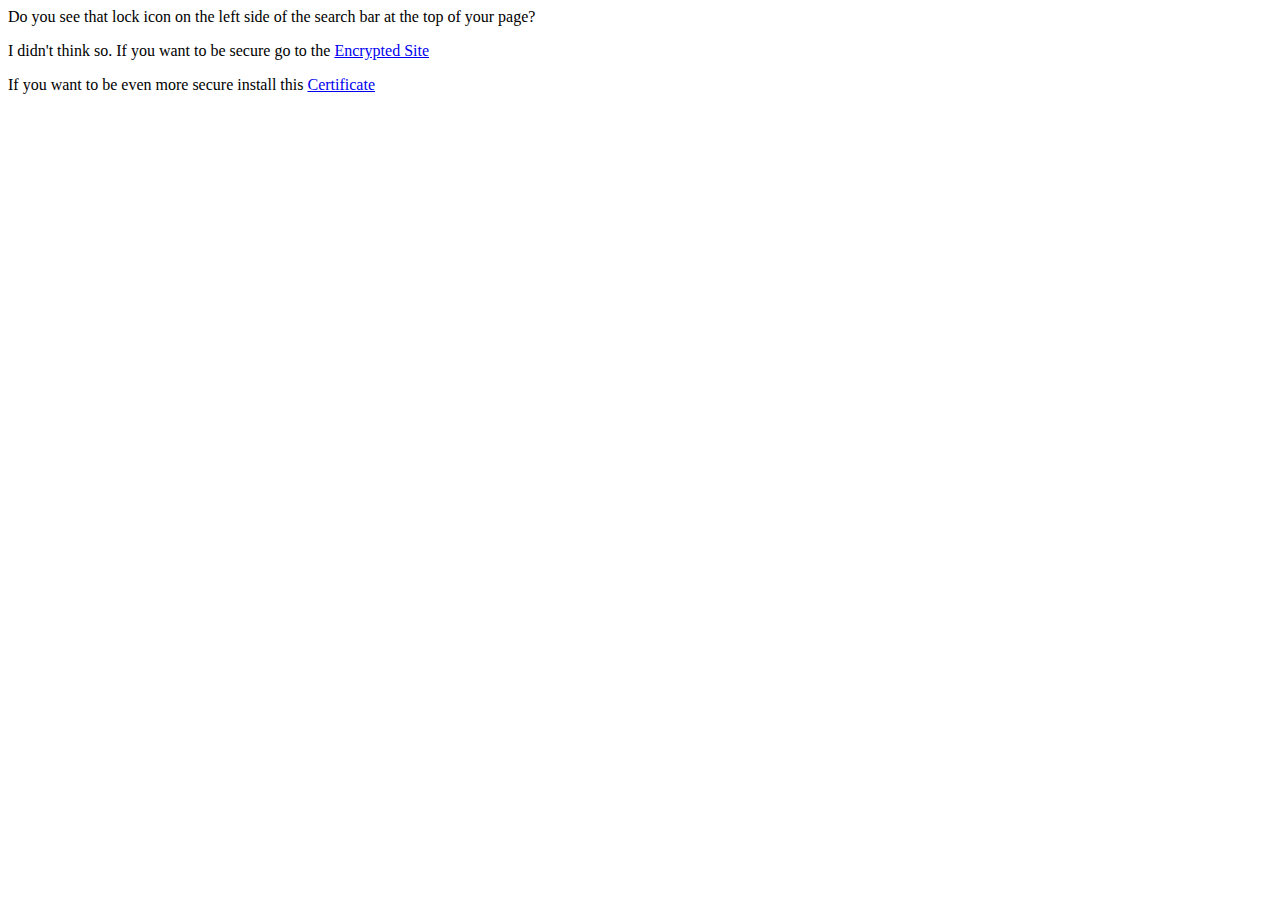
<file: old/index.html>
<html lang="en"><head>
    <meta charset="UTF-8">
    <title>Sebastian Boyd</title>
  </head>
  <body>
	<p>Do you see that lock icon on the left side of the search bar at the top of your page?</p>
	<p>I didn't think so. If you want to be secure go to the <a href="https://sebastianboyd.com">Encrypted Site<a></p>
	<p>If you want to be even more secure install this <a href="SB_Technology_Holdings_International_Ltd_Certificate.cer">Certificate</a></p>
  </body></html>
</file>
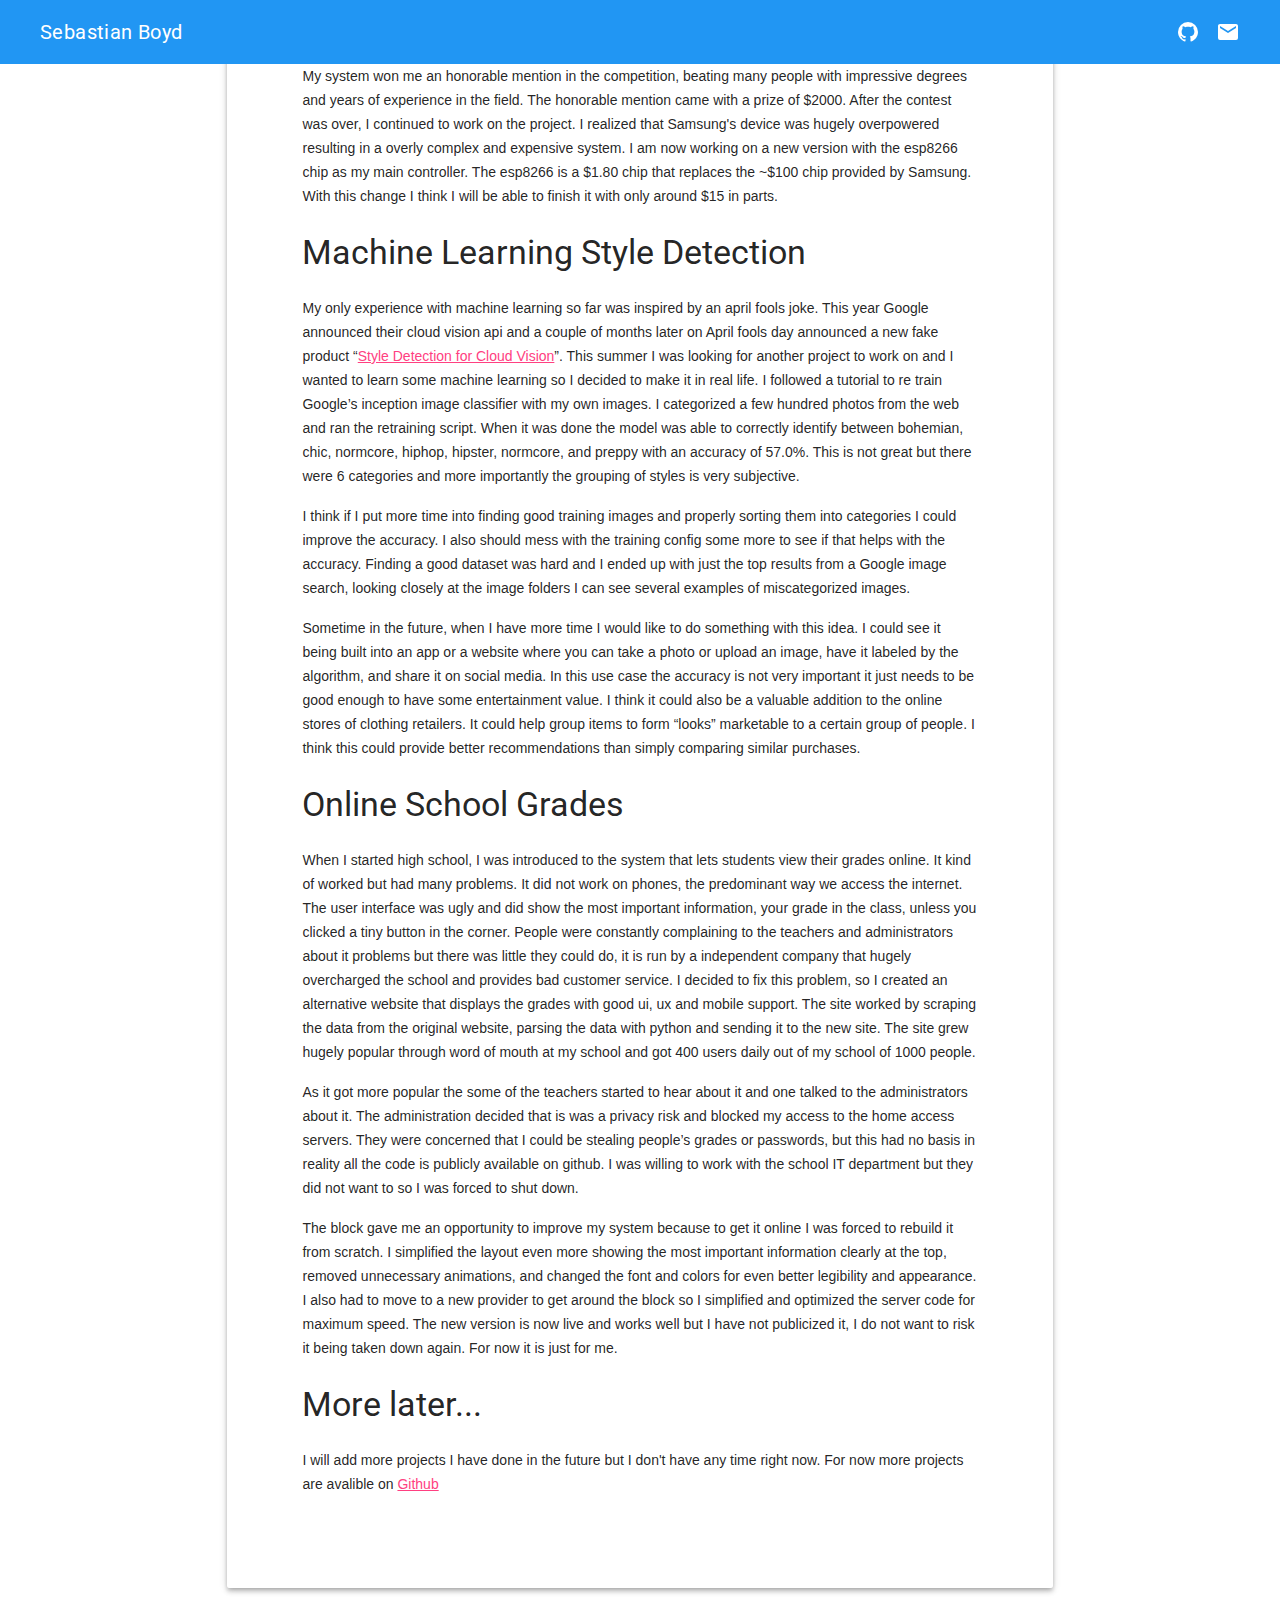
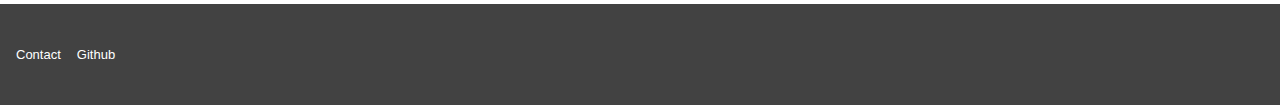
<file: static/index.html>
<!doctype html>
<!--
  Material Design Lite
  Copyright 2015 Google Inc. All rights reserved.

  Licensed under the Apache License, Version 2.0 (the "License");
  you may not use this file except in compliance with the License.
  You may obtain a copy of the License at

      https://www.apache.org/licenses/LICENSE-2.0

  Unless required by applicable law or agreed to in writing, software
  distributed under the License is distributed on an "AS IS" BASIS,
  WITHOUT WARRANTIES OR CONDITIONS OF ANY KIND, either express or implied.
  See the License for the specific language governing permissions and
  limitations under the License
-->
<html ⚡ lang="en">
  <head>
    <meta charset="utf-8">

    <script async src="https://cdn.ampproject.org/v0.js"></script>
    <script async custom-element="amp-install-serviceworker" src="https://cdn.ampproject.org/v0/amp-install-serviceworker-0.1.js"></script>

    <meta http-equiv="X-UA-Compatible" content="IE=edge">
    <meta name="description" content="Sebastian Boyd is a python programmer who wants to learn about machine learning.">
    <meta name="viewport" content="width=device-width, initial-scale=1.0, minimum-scale=1.0">
    <title>Sebastian Boyd</title>

    <!-- Add to homescreen for Chrome on Android -->
    <meta name="mobile-web-app-capable" content="yes">
    <link rel="icon" sizes="192x192" href="images/android-desktop.png">
    <meta name="theme-color" content="#2196f3">

    <!-- Add to homescreen for Safari on iOS -->
    <meta name="apple-mobile-web-app-capable" content="yes">
    <meta name="apple-mobile-web-app-status-bar-style" content="black">
    <meta name="apple-mobile-web-app-title" content="Sebastian Boyd">
    <link rel="apple-touch-icon-precomposed" href="images/ios-desktop.png">

    <!-- Tile icon for Win8 (144x144 + tile color) -->
    <meta name="msapplication-TileImage" content="images/touch/ms-touch-icon-144x144-precomposed.png">
    <meta name="msapplication-TileColor" content="#3372DF">
    <link rel="manifest" href="manifest.json">

    <link rel="shortcut icon" href="images/favicon.png">

    <link rel="canonical" href="https://sebastianboyd.com" />

    <!-- SEO: If your mobile URL is different from the desktop URL, add a canonical link to the desktop page https://developers.google.com/webmasters/smartphone-sites/feature-phones -->
    <!--
    <link rel="canonical" href="http://www.example.com/">
    -->

    <link rel="stylesheet" href="https://fonts.googleapis.com/css?family=Roboto:regular,bold,italic,thin,light,bolditalic,black,medium&amp;lang=en">
    <link rel="stylesheet" href="https://fonts.googleapis.com/icon?family=Material+Icons">
    <style amp-boilerplate>body{-webkit-animation:-amp-start 8s steps(1,end) 0s 1 normal both;-moz-animation:-amp-start 8s steps(1,end) 0s 1 normal both;-ms-animation:-amp-start 8s steps(1,end) 0s 1 normal both;animation:-amp-start 8s steps(1,end) 0s 1 normal both}@-webkit-keyframes -amp-start{from{visibility:hidden}to{visibility:visible}}@-moz-keyframes -amp-start{from{visibility:hidden}to{visibility:visible}}@-ms-keyframes -amp-start{from{visibility:hidden}to{visibility:visible}}@-o-keyframes -amp-start{from{visibility:hidden}to{visibility:visible}}@keyframes -amp-start{from{visibility:hidden}to{visibility:visible}}</style><noscript><style amp-boilerplate>body{-webkit-animation:none;-moz-animation:none;-ms-animation:none;animation:none}</style></noscript>
    <style amp-custom>
    /**
     * Copyright 2015 Google Inc. All Rights Reserved.
     *
     * Licensed under the Apache License, Version 2.0 (the "License");
     * you may not use this file except in compliance with the License.
     * You may obtain a copy of the License at
     *
     *      http://www.apache.org/licenses/LICENSE-2.0
     *
     * Unless required by applicable law or agreed to in writing, software
     * distributed under the License is distributed on an "AS IS" BASIS,
     * WITHOUT WARRANTIES OR CONDITIONS OF ANY KIND, either express or implied.
     * See the License for the specific language governing permissions and
     * limitations under the License.
     */
    .header-img {
      max-height: 100%;
    }
    .demo-ribbon {
      width: auto;
      object-fit: cover;
      height: 80vh;
      flex-shrink: 0;
    }

    .material-icons {
      width:24px;
      height:24px;
      margin-left: 16px;
    }

    .demo-main {
      margin-top: -50%;
      flex-shrink: 0;
    }

    .demo-header .mdl-layout__header-row {
      padding-left: 40px;
      background-color: #2196f3;
      color: white;
    }

    .demo-container {
      max-width: 1600px;
      width: calc(100% - 16px);
      margin: 0 auto;
    }

    .demo-content {
      border-radius: 2px;
      padding: 6% 6%;
      margin-bottom: 80px;
      background-color: white;
    }

    .demo-footer {
      padding-left: 40px;
    }

    .demo-footer .mdl-mini-footer--link-list a {
      font-size: 13px;
      color: #fff;
    }

    /**
     * material-design-lite - Material Design Components in CSS, JS and HTML
     * @version v1.2.1
     * @license Apache-2.0
     * @copyright 2015 Google, Inc.
     * @link https://github.com/google/material-design-lite
     */

    html {
        color: rgba(0, 0, 0, .87)
    }
    ::-moz-selection {
        background: #b3d4fc;
        text-shadow: none
    }
    ::selection {
        background: #b3d4fc;
        text-shadow: none
    }
    img,
    svg {
        vertical-align: middle
    }
    @media print {
        *,
        *:before,
        *:after {
            background: transparent;
            color: #000;
            box-shadow: none;
        }
        a,
        a:visited {
            text-decoration: underline
        }
        a[href]:after {
            content: " (" attr(href)")"
        }
        img {
            page-break-inside: avoid
        }
        img {
            max-width: 100%;
        }
        p,
        h2,
        h3 {
            orphans: 3;
            widows: 3
        }
        h2,
        h3 {
            page-break-after: avoid
        }
    }
    a,
    .mdl-button {
        -webkit-tap-highlight-color: transparent;
        -webkit-tap-highlight-color: rgba(255, 255, 255, 0)
    }
    html {
        width: 100%;
        height: 100%;
        -ms-touch-action: manipulation;
        touch-action: manipulation
    }
    body {
        width: 100%;
        min-height: 100%
    }
    main {
        display: block
    }
    html,
    body {
        font-family: "Helvetica", "Arial", sans-serif;
        font-size: 14px;
        font-weight: 400;
        line-height: 20px
    }
    h2,
    h3,
    p {
        padding: 0
    }
    h2 {
        font-family: "Roboto", "Helvetica", "Arial", sans-serif;
        font-weight: 400
    }
    h2 {
        font-size: 45px;
        line-height: 48px
    }
    h2,
    h3 {
        margin: 24px 0
    }
    h3 {
        font-size: 34px;
        line-height: 40px
    }
    h3 {
        font-family: "Roboto", "Helvetica", "Arial", sans-serif;
        font-weight: 400
    }
    p {
        font-weight: 400;
        line-height: 24px
    }
    p {
        font-size: 14px;
        letter-spacing: 0;
        margin: 0 0 16px
    }
    a {
        color: rgb(255, 64, 129);
        font-weight: 500
    }
    ul {
        font-weight: 400;
        letter-spacing: 0
    }
    ul {
        font-size: 14px;
        line-height: 24px
    }
    .mdl-mini-footer {
        display: -webkit-flex;
        display: -ms-flexbox;
        display: flex;
        -webkit-flex-flow: row wrap;
        -ms-flex-flow: row wrap;
        flex-flow: row wrap;
        -webkit-justify-content: space-between;
        -ms-flex-pack: justify;
        justify-content: space-between;
        padding: 32px 16px;
        color: #9e9e9e;
        background-color: #424242
    }
    .mdl-mini-footer:after {
        content: '';
        display: block
    }
    .mdl-mini-footer--link-list {
        display: -webkit-flex;
        display: -ms-flexbox;
        display: flex;
        -webkit-flex-flow: row nowrap;
        -ms-flex-flow: row nowrap;
        flex-flow: row nowrap;
        list-style: none;
        margin: 0;
        padding: 0
    }
    .mdl-mini-footer--link-list li {
        margin-bottom: 0;
        margin-right: 16px
    }
    @media screen and (min-width: 760px) {
        .mdl-mini-footer--link-list li {
            line-height: 36px
        }
    }
    .mdl-mini-footer--link-list a {
        color: inherit;
        text-decoration: none;
        white-space: nowrap
    }
    .mdl-mini-footer--left-section {
        display: inline-block;
        -webkit-order: 0;
        -ms-flex-order: 0;
        order: 0
    }
    @supports (-webkit-appearance: none) {}.mdl-layout {
        width:100%;
        height:100%;
        display:-webkit-flex;
        display:-ms-flexbox;
        display:flex;
        -webkit-flex-direction:column;
        -ms-flex-direction:column;
        flex-direction:column;
        overflow-y:auto;
        overflow-x:hidden;
        position:relative;
        -webkit-overflow-scrolling:touch
    }
    .mdl-layout-title {
        display: block;
        font-family: "Roboto", "Helvetica", "Arial", sans-serif;
        font-size: 20px;
        line-height: 1;
        letter-spacing: .02em;
        font-weight: 400;
        box-sizing: border-box
    }
    .mdl-layout-spacer {
        -webkit-flex-grow: 1;
        -ms-flex-positive: 1;
        flex-grow: 1
    }
    .mdl-layout__header {
        display: -webkit-flex;
        display: -ms-flexbox;
        display: flex;
        -webkit-flex-direction: column;
        -ms-flex-direction: column;
        flex-direction: column;
        -webkit-flex-wrap: nowrap;
        -ms-flex-wrap: nowrap;
        flex-wrap: nowrap;
        -webkit-justify-content: flex-start;
        -ms-flex-pack: start;
        justify-content: flex-start;
        box-sizing: border-box;
        -webkit-flex-shrink: 0;
        -ms-flex-negative: 0;
        flex-shrink: 0;
        width: 100%;
        margin: 0;
        padding: 0;
        border: none;
        min-height: 64px;
        max-height: 1000px;
        z-index: 3;
        background-color: rgb(3, 169, 244);
        color: rgb(66, 66, 66);
        box-shadow: 0 2px 2px 0 rgba(0, 0, 0, .14), 0 3px 1px -2px rgba(0, 0, 0, .2), 0 1px 5px 0 rgba(0, 0, 0, .12);
        transition-duration: .2s;
        transition-timing-function: cubic-bezier(.4, 0, .2, 1);
        transition-property: max-height, box-shadow
    }
    @media screen and (max-width: 1024px) {
        .mdl-layout__header {
            min-height: 56px
        }
    }
    @media screen and (max-width: 1024px) {
        .mdl-layout__header {
            display: none
        }
        .mdl-layout--fixed-header>.mdl-layout__header {
            display: -webkit-flex;
            display: -ms-flexbox;
            display: flex
        }
    }
    .mdl-layout__header--scroll {
        box-shadow: none
    }
    .mdl-layout__header-row {
        display: -webkit-flex;
        display: -ms-flexbox;
        display: flex;
        -webkit-flex-direction: row;
        -ms-flex-direction: row;
        flex-direction: row;
        -webkit-flex-wrap: nowrap;
        -ms-flex-wrap: nowrap;
        flex-wrap: nowrap;
        -webkit-flex-shrink: 0;
        -ms-flex-negative: 0;
        flex-shrink: 0;
        box-sizing: border-box;
        -webkit-align-self: stretch;
        -ms-flex-item-align: stretch;
        align-self: stretch;
        -webkit-align-items: center;
        -ms-flex-align: center;
        align-items: center;
        height: 64px;
        margin: 0;
        padding: 0 40px 0 80px
    }
    @media screen and (max-width: 1024px) {
        .mdl-layout__header-row {
            height: 56px;
            padding: 0 16px 0 72px
        }
    }
    .mdl-layout__header-row>* {
        -webkit-flex-shrink: 0;
        -ms-flex-negative: 0;
        flex-shrink: 0
    }
    .mdl-layout__header--scroll .mdl-layout__header-row {
        width: 100%
    }
    @supports (pointer-events: auto) {}.mdl-layout__content {
        -ms-flex:0 1 auto;
        position:relative;
        display:inline-block;
        overflow-y:auto;
        overflow-x:hidden;
        -webkit-flex-grow:1;
        -ms-flex-positive:1;
        flex-grow:1;
        z-index:1;
        -webkit-overflow-scrolling:touch
    }
    .mdl-shadow--4dp {
        box-shadow: 0 4px 5px 0 rgba(0, 0, 0, .14), 0 1px 10px 0 rgba(0, 0, 0, .12), 0 2px 4px -1px rgba(0, 0, 0, .2)
    }
    .mdl-grid {
        display: -webkit-flex;
        display: -ms-flexbox;
        display: flex;
        -webkit-flex-flow: row wrap;
        -ms-flex-flow: row wrap;
        flex-flow: row wrap;
        margin: 0 auto;
        -webkit-align-items: stretch;
        -ms-flex-align: stretch;
        align-items: stretch
    }
    .mdl-cell {
        box-sizing: border-box
    }
    @media (max-width: 479px) {
        .mdl-grid {
            padding: 8px
        }
        .mdl-cell {
            margin: 8px;
            width: calc(100% - 16px)
        }
        .mdl-cell--hide-phone {
            display: none;
        }
        .mdl-cell--2-col {
            width: calc(50% - 16px)
        }
        .mdl-cell--8-col {
            width: calc(100% - 16px)
        }
    }
    @media (min-width: 480px) and (max-width: 839px) {
        .mdl-grid {
            padding: 8px
        }
        .mdl-cell {
            margin: 8px;
            width: calc(50% - 16px)
        }
        .mdl-cell--hide-tablet {
            display: none;
        }
        .mdl-cell--2-col {
            width: calc(25% - 16px)
        }
        .mdl-cell--8-col {
            width: calc(100% - 16px)
        }
    }
    @media (min-width: 840px) {
        .mdl-grid {
            padding: 8px
        }
        .mdl-cell {
            margin: 8px;
            width: calc(33.3333333333% - 16px)
        }
        .mdl-cell--2-col {
            width: calc(16.6666666667% - 16px)
        }
        .mdl-cell--8-col {
            width: calc(66.6666666667% - 16px)
        }
    }
    body {
        margin: 0
    }
    </style>

  </head>
  <body>
    <amp-install-serviceworker src="/service-worker.js"
      data-iframe-src="https://sebastianboyd.com/sw.html"
      layout="nodisplay">
    </amp-install-serviceworker>

    <div class="demo-layout mdl-layout mdl-layout--fixed-header mdl-js-layout mdl-color--grey-100">
      <header class="demo-header mdl-layout__header mdl-layout__header--scroll mdl-color--blue-500 mdl-color-text--white">
        <div class="mdl-layout__header-row">
          <span class="mdl-layout-title">Sebastian Boyd</span>
          <div class="mdl-layout-spacer"></div>
          <a class="mdl-button mdl-js-button mdl-button--icon" href="https://github.com/sebastianboyd">
            <svg class="material-icons">
                github
                <path fill="#ffffff" d="M12,2A10,10 0 0,0 2,12C2,16.42 4.87,20.17 8.84,21.5C9.34,21.58 9.5,21.27 9.5,21C9.5,20.77 9.5,20.14 9.5,19.31C6.73,19.91 6.14,17.97 6.14,17.97C5.68,16.81 5.03,16.5 5.03,16.5C4.12,15.88 5.1,15.9 5.1,15.9C6.1,15.97 6.63,16.93 6.63,16.93C7.5,18.45 8.97,18 9.54,17.76C9.63,17.11 9.89,16.67 10.17,16.42C7.95,16.17 5.62,15.31 5.62,11.5C5.62,10.39 6,9.5 6.65,8.79C6.55,8.54 6.2,7.5 6.75,6.15C6.75,6.15 7.59,5.88 9.5,7.17C10.29,6.95 11.15,6.84 12,6.84C12.85,6.84 13.71,6.95 14.5,7.17C16.41,5.88 17.25,6.15 17.25,6.15C17.8,7.5 17.45,8.54 17.35,8.79C18,9.5 18.38,10.39 18.38,11.5C18.38,15.32 16.04,16.16 13.81,16.41C14.17,16.72 14.5,17.33 14.5,18.26C14.5,19.6 14.5,20.68 14.5,21C14.5,21.27 14.66,21.59 15.17,21.5C19.14,20.16 22,16.42 22,12A10,10 0 0,0 12,2Z" />
            </svg>
          </a>
          <a class="mdl-button mdl-js-button mdl-button--icon" href="mailto:sebastian.boyd.1@gmail.com">
            <svg class="material-icons" viewBox="0 0 24 24">
              <path fill="#ffffff" d="M20,8L12,13L4,8V6L12,11L20,6M20,4H4C2.89,4 2,4.89 2,6V18A2,2 0 0,0 4,20H20A2,2 0 0,0 22,18V6C22,4.89 21.1,4 20,4Z" />
            </svg>
          </a>
        </div>
      </header>
      <amp-img src="images/bg.jpg" alt="cityscape" class="header-img"
               srcset="images/bg-1x.jpg 520w, images/bg-2x.jpg 1040w, images/bg-3x.jpg 1560w, images/bg-4x.jpg 2080w, images/bg-8x.jpg 4160w"
               layout="responsive" width="4160" height="3120"></amp-img>
      <main class="demo-main mdl-layout__content">
        <div class="demo-container mdl-grid">
          <div class="mdl-cell mdl-cell--2-col mdl-cell--hide-tablet mdl-cell--hide-phone"></div>
          <div class="demo-content mdl-color--white mdl-shadow--4dp content mdl-color-text--grey-800 mdl-cell mdl-cell--8-col">
            <div class="demo-crumbs">
              Portfolio
            </div>
            <h2>Projects</h2>
            <h3>Smart Irrigation Timer</h3>
              <p>
                Last year I entered in a competition run by Samsung called Makers Against Drought. The goal was to help reduce the impact of the drought using the internet of things. Samsung provided each entrant with a Samsung ARTIK development board to work with.
              </p>
              <p>
                My entry was a smart irrigation timer that changes the watering schedule based on the weather. It was designed to work with existing irrigation systems, just replacing the main valve controller. The Samsung dev board had an Arduino like interface so it was relatively easy to interface with some relays to control the valves. There was only simple software that triggered the relays based on a schedule given by an api running on the samsung device, the most important piece was the cloud api it got its daily schedule from. The cloud service gets its data from the California Department of Water Resources’ California Irrigation Management Information System (they like concise and memorable names). That system provides raw daily rainfall and evapotranspiration data. I normalized that data to percentage value compared to a very hot summer day so I could apply it to the user’s schedule.  This method works without asking them to input lots of data they probably don’t know such as the type of soil, hours of sun per day, and irrigation system flow rate per square foot.
              </p>
              <p>
                My system won me an honorable mention in the competition, beating many people with impressive degrees and years of experience in the field. The honorable mention came with a prize of $2000. After the contest was over, I continued to work on the project. I realized that Samsung's device was hugely overpowered resulting in a overly complex and expensive system. I am now working on a new version with the esp8266 chip as my main controller. The esp8266 is a $1.80 chip that replaces the ~$100 chip provided by Samsung. With this change I think I will be able to finish it with only around $15 in parts.
              </p>
            <h3>Machine Learning Style Detection</h3>
              <p>
                My only experience with machine learning so far was inspired by an april fools joke. This year Google announced their cloud vision api and a couple of months later on April fools day announced a new fake product “<a href="https://www.youtube.com/watch?v=i4l6TwhVAHo">Style Detection for Cloud Vision</a>”. This summer I was looking for another project to work on and I wanted to learn some machine learning so I decided to make it in real life. I followed a tutorial to re train Google’s inception image classifier with my own images. I categorized a few hundred photos from the web and ran the retraining script. When it was done the model was able to correctly identify between bohemian, chic, normcore, hiphop, hipster, normcore, and preppy with an accuracy of 57.0%. This is not great but there were 6 categories and more importantly the grouping of styles is very subjective.
              </p>
              <p>
                I think if I put more time into finding good training images and properly sorting them into categories I could improve the accuracy. I also should mess with the training config some more to see if that helps with the accuracy. Finding a good dataset was hard and I ended up with just the top results from a Google image search, looking closely at the image folders I can see several examples of miscategorized images.
              </p>
              <p>
                Sometime in the future, when I have more time I would like to do something with this idea. I could see it being built into an app or a website where you can take a photo or upload an image, have it labeled by the algorithm, and share it on social media. In this use case the accuracy is not very important it just needs to be good enough to have some entertainment value. I think it could also be a valuable addition to the online stores of clothing retailers. It could help group items to form “looks” marketable to a certain group of people. I think this could provide better recommendations than simply comparing similar purchases.
              </p>
            <h3>Online School Grades</h3>
              <p>
                When I started high school, I was introduced to the system that lets students view their grades online. It kind of worked but had many problems. It did not work on phones, the predominant way we access the internet. The user interface was ugly and did show the most important information, your grade in the class, unless you clicked a tiny button in the corner. People were constantly complaining to the teachers and administrators about it problems but there was little they could do, it is run by a independent company that hugely overcharged the school and provides bad customer service. I decided to fix this problem, so I created an alternative website that displays the grades with good ui, ux and mobile support. The site worked by scraping the data from the original website, parsing the data with python and sending it to the new site. The site grew hugely popular through word of mouth at my school and got 400 users daily out of my school of 1000 people.
              </p>
              <p>
                As it got more popular the some of the teachers started to hear about it and one talked to the administrators about it. The administration decided that is was a privacy risk and blocked my access to the home access servers. They were concerned that I could be stealing people’s grades or passwords, but this had no basis in reality all the code is publicly available on github. I was willing to work with the school IT department but they did not want to so I was forced to shut down.
              </p>
              <p>
                The block gave me an opportunity to improve my system because to get it online I was forced to rebuild it from scratch. I simplified the layout even more showing the most important information clearly at the top, removed unnecessary animations, and changed the font and colors for even better legibility and appearance. I also had to move to a new provider to get around the block so I simplified and optimized the server code for maximum speed. The new version is now live and works well but I have not publicized it, I do not want to risk it being taken down again. For now it is just for me.
              </p>
            <h3>More later...</h3>
              <p>
                I will add more projects I have done in the future but I don't have any time right now. For now more projects are avalible on <a href="https://github.com/sebastianboyd">Github</a>
              </p>
          </div>
        </div>
        <footer class="demo-footer mdl-mini-footer">
          <div class="mdl-mini-footer--left-section">
            <ul class="mdl-mini-footer--link-list">
              <li><a href="mailto:sebastian.boyd.1@gmail.com">Contact</a></li>
              <li><a href="https://github.com/sebastianboyd">Github</a></li>
            </ul>
          </div>
        </footer>
      </main>
    </div>

  </body>
</html>
</file>
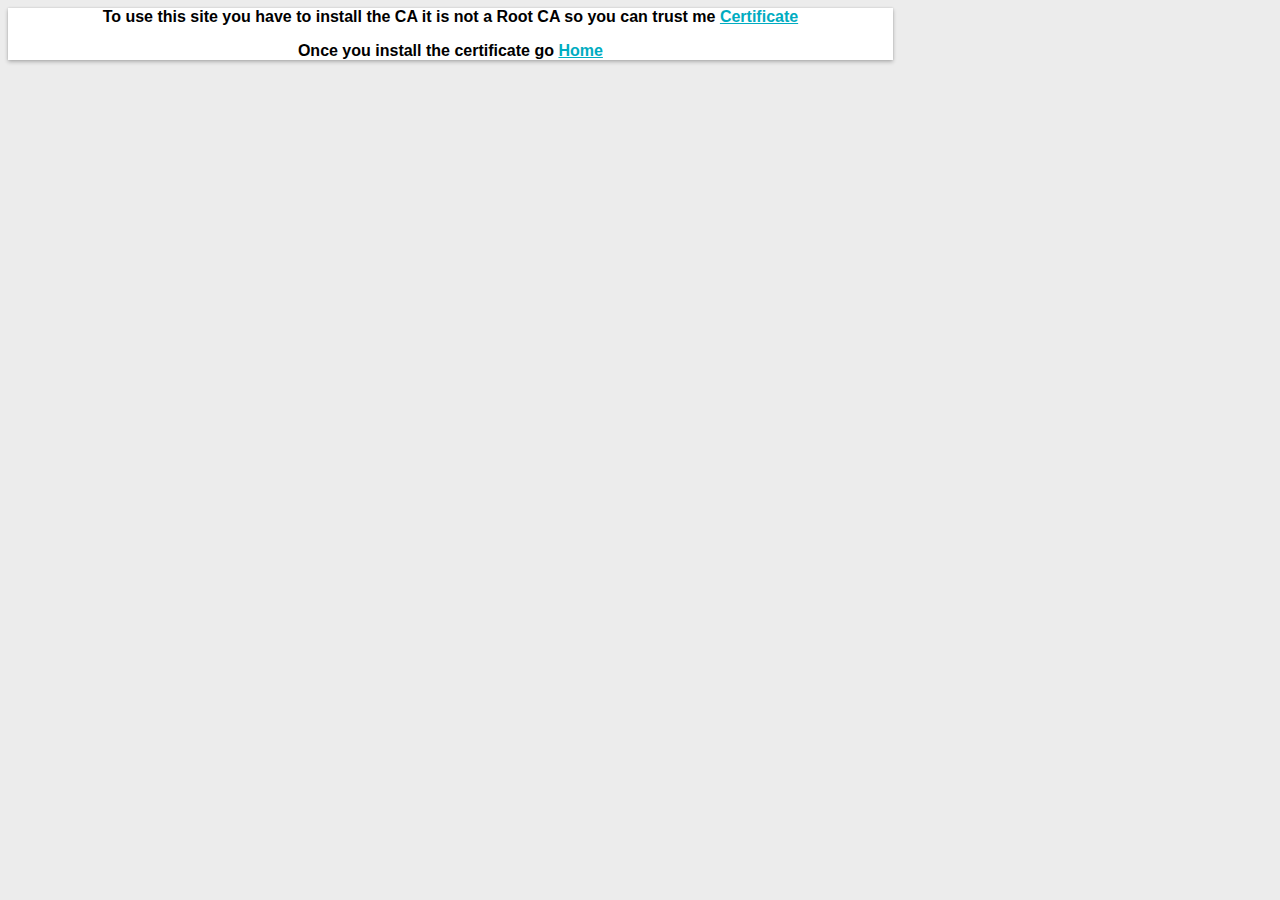
<file: old/install_cert.html>
<head>
<link rel="stylesheet" type="text/css" href="style.css">
</head>
<body>
<div id="text">
<p>To use this site you have to install the CA it is not a Root CA so you can trust me <a href="SB_Technology_Holdings_International_Ltd_Certificate.cer">Certificate</a></p>
<p> Once you install the certificate go <a href="/index.html">Home</a></p>
</div>
</body>
</file>
<file: old/style.css>
p {
	color: black;
	font-weight: bold;
	text-align: center;
	font-family: 'Helvetica Neue',Helvetica,Arial,sans-serif;
}
body {
	background-color: #ececec;
}
a:link {
	color: #00acc1;
}
a:visited {
	color: 
}
#text {
	background-color: #ffffff;
	width: 70%;
	hight: 110%
	margin-left: 15%;
	box-shadow: 0 0 2px rgba(0,0,0,.12),0 2px 4px rgba(0,0,0,.24);
}
</file>
<file: css/landing-page.css>
/*!
 * Start Bootstrap - Landing Page Bootstrap Theme (http://startbootstrap.com)
 * Code licensed under the Apache License v2.0.
 * For details, see http://www.apache.org/licenses/LICENSE-2.0.
 */

body,
html {
    width: 100%;
    height: 100%;
}

body,
h1,
h2,
h3,
h4,
h5,
h6 {
    font-family: "Lato","Helvetica Neue",Helvetica,Arial,sans-serif;
    font-weight: 700;
}

.topnav {
    font-size: 14px; 
}

.lead {
    font-size: 18px;
    font-weight: 400;
}

.intro-header {
    padding-top: 50px; /* If you're making other pages, make sure there is 50px of padding to make sure the navbar doesn't overlap content! */
    padding-bottom: 50px;
    text-align: center;
    color: #f8f8f8;
    background: url(../img/intro-bg.jpg) no-repeat center center;
    background-size: cover;
}

.intro-message {
    position: relative;
    padding-top: 20%;
    padding-bottom: 20%;
}

.intro-message > h1 {
    margin: 0;
    text-shadow: 2px 2px 3px rgba(0,0,0,0.6);
    font-size: 5em;
}

.intro-divider {
    width: 400px;
    border-top: 1px solid #f8f8f8;
    border-bottom: 1px solid rgba(0,0,0,0.2);
}

.intro-message > h3 {
    text-shadow: 2px 2px 3px rgba(0,0,0,0.6);
}

@media(max-width:767px) {
    .intro-message {
        padding-bottom: 15%;
    }

    .intro-message > h1 {
        font-size: 3em;
    }

    ul.intro-social-buttons > li {
        display: block;
        margin-bottom: 20px;
        padding: 0;
    }

    ul.intro-social-buttons > li:last-child {
        margin-bottom: 0;
    }

    .intro-divider {
        width: 100%;
    }
}

.network-name {
    text-transform: uppercase;
    font-size: 14px;
    font-weight: 400;
    letter-spacing: 2px;
}

.content-section-a {
    padding: 50px 0;
    background-color: #f8f8f8;
}

.content-section-b {
    padding: 50px 0;
    border-top: 1px solid #e7e7e7;
    border-bottom: 1px solid #e7e7e7;
}

.section-heading {
    margin-bottom: 30px;
}

.section-heading-spacer {
    float: left;
    width: 200px;
    border-top: 3px solid #e7e7e7;
}

.banner {
    padding: 100px 0;
    color: #f8f8f8;
    background: url(../img/banner-bg.jpg) no-repeat center center;
    background-size: cover;
}

.banner h2 {
    margin: 0;
    text-shadow: 2px 2px 3px rgba(0,0,0,0.6);
    font-size: 3em;
}

.banner ul {
    margin-bottom: 0;
}

.banner-social-buttons {
    float: right;
    margin-top: 0;
}

@media(max-width:1199px) {
    ul.banner-social-buttons {
        float: left;
        margin-top: 15px;
    }
}

@media(max-width:767px) {
    .banner h2 {
        margin: 0;
        text-shadow: 2px 2px 3px rgba(0,0,0,0.6);
        font-size: 3em;
    }

    ul.banner-social-buttons > li {
        display: block;
        margin-bottom: 20px;
        padding: 0;
    }

    ul.banner-social-buttons > li:last-child {
        margin-bottom: 0;
    }
}

footer {
    padding: 50px 0;
    background-color: #f8f8f8;
}

p.copyright {
    margin: 15px 0 0;
}
</file>
